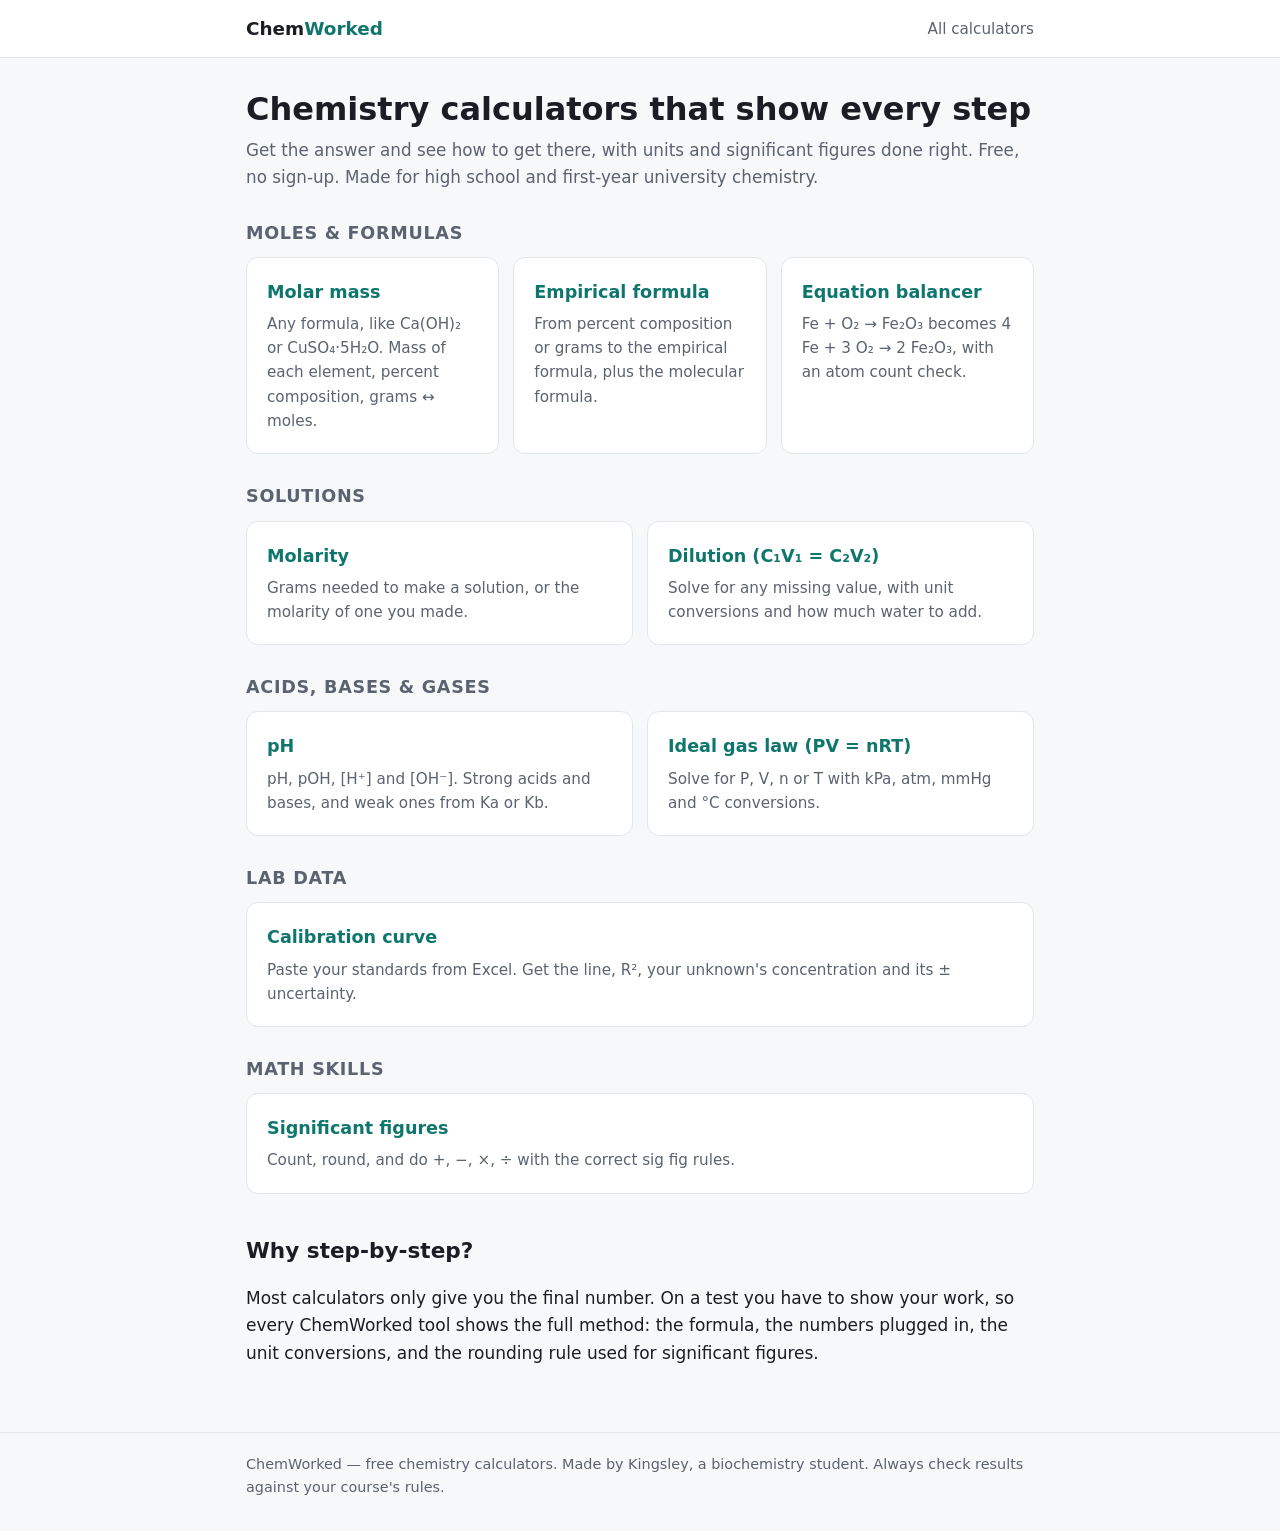
<file: index.html>
<!doctype html>
<html lang="en">
<head>
  <meta charset="utf-8">
  <meta name="viewport" content="width=device-width, initial-scale=1">
  <title>ChemWorked: Free Chemistry Calculators with Step-by-Step Solutions</title>
  <meta name="description" content="Free chemistry calculators that show every step: molar mass, equation balancing, molarity, dilution, pH, ideal gas law, empirical formula, significant figures and calibration curves. Built for high school and first-year students.">
  <meta name="google-site-verification" content="u99ZDO9dTZ7xaVcRGISAnZYa91USbBWeS8orDD9a65I" />
  <link rel="stylesheet" href="style.css">
</head>
<body>
  <header class="site-header">
    <div class="wrap">
      <a class="logo" href="./">Chem<span>Worked</span></a>
      <nav><a href="./#tools">All calculators</a></nav>
    </div>
  </header>

  <main class="wrap">
    <h1>Chemistry calculators that show every step</h1>
    <p class="lead">Get the answer and see how to get there, with units and significant figures done right. Free, no sign-up. Made for high school and first-year university chemistry.</p>

    <div id="tools">
    <h2>Moles &amp; formulas</h2>
    <div class="tool-grid">
      <a href="molar-mass.html">
        <div class="card">
          <h3>Molar mass</h3>
          <p>Any formula, like Ca(OH)₂ or CuSO₄·5H₂O. Mass of each element, percent composition, grams ↔ moles.</p>
        </div>
      </a>
      <a href="empirical-formula.html">
        <div class="card">
          <h3>Empirical formula</h3>
          <p>From percent composition or grams to the empirical formula, plus the molecular formula.</p>
        </div>
      </a>
      <a href="balance.html">
        <div class="card">
          <h3>Equation balancer</h3>
          <p>Fe + O₂ → Fe₂O₃ becomes 4 Fe + 3 O₂ → 2 Fe₂O₃, with an atom count check.</p>
        </div>
      </a>
    </div>

    <h2>Solutions</h2>
    <div class="tool-grid">
      <a href="molarity.html">
        <div class="card">
          <h3>Molarity</h3>
          <p>Grams needed to make a solution, or the molarity of one you made.</p>
        </div>
      </a>
      <a href="dilution.html">
        <div class="card">
          <h3>Dilution (C₁V₁ = C₂V₂)</h3>
          <p>Solve for any missing value, with unit conversions and how much water to add.</p>
        </div>
      </a>
    </div>

    <h2>Acids, bases &amp; gases</h2>
    <div class="tool-grid">
      <a href="ph.html">
        <div class="card">
          <h3>pH</h3>
          <p>pH, pOH, [H⁺] and [OH⁻]. Strong acids and bases, and weak ones from Ka or Kb.</p>
        </div>
      </a>
      <a href="ideal-gas.html">
        <div class="card">
          <h3>Ideal gas law (PV = nRT)</h3>
          <p>Solve for P, V, n or T with kPa, atm, mmHg and °C conversions.</p>
        </div>
      </a>
    </div>

    <h2>Lab data</h2>
    <div class="tool-grid">
      <a href="calibration-curve.html">
        <div class="card">
          <h3>Calibration curve</h3>
          <p>Paste your standards from Excel. Get the line, R², your unknown's concentration and its ± uncertainty.</p>
        </div>
      </a>
    </div>

    <h2>Math skills</h2>
    <div class="tool-grid">
      <a href="sig-figs.html">
        <div class="card">
          <h3>Significant figures</h3>
          <p>Count, round, and do +, −, ×, ÷ with the correct sig fig rules.</p>
        </div>
      </a>
    </div>

    </div>

    <section class="explain">
      <h2>Why step-by-step?</h2>
      <p>Most calculators only give you the final number. On a test you have to show your work, so every ChemWorked tool shows the full method: the formula, the numbers plugged in, the unit conversions, and the rounding rule used for significant figures.</p>
    </section>
  </main>

  <footer class="site-footer">
    <div class="wrap">
      ChemWorked — free chemistry calculators. Made by Kingsley, a biochemistry student. Always check results against your course's rules.
    </div>
  </footer>
</body>
</html>
</file>
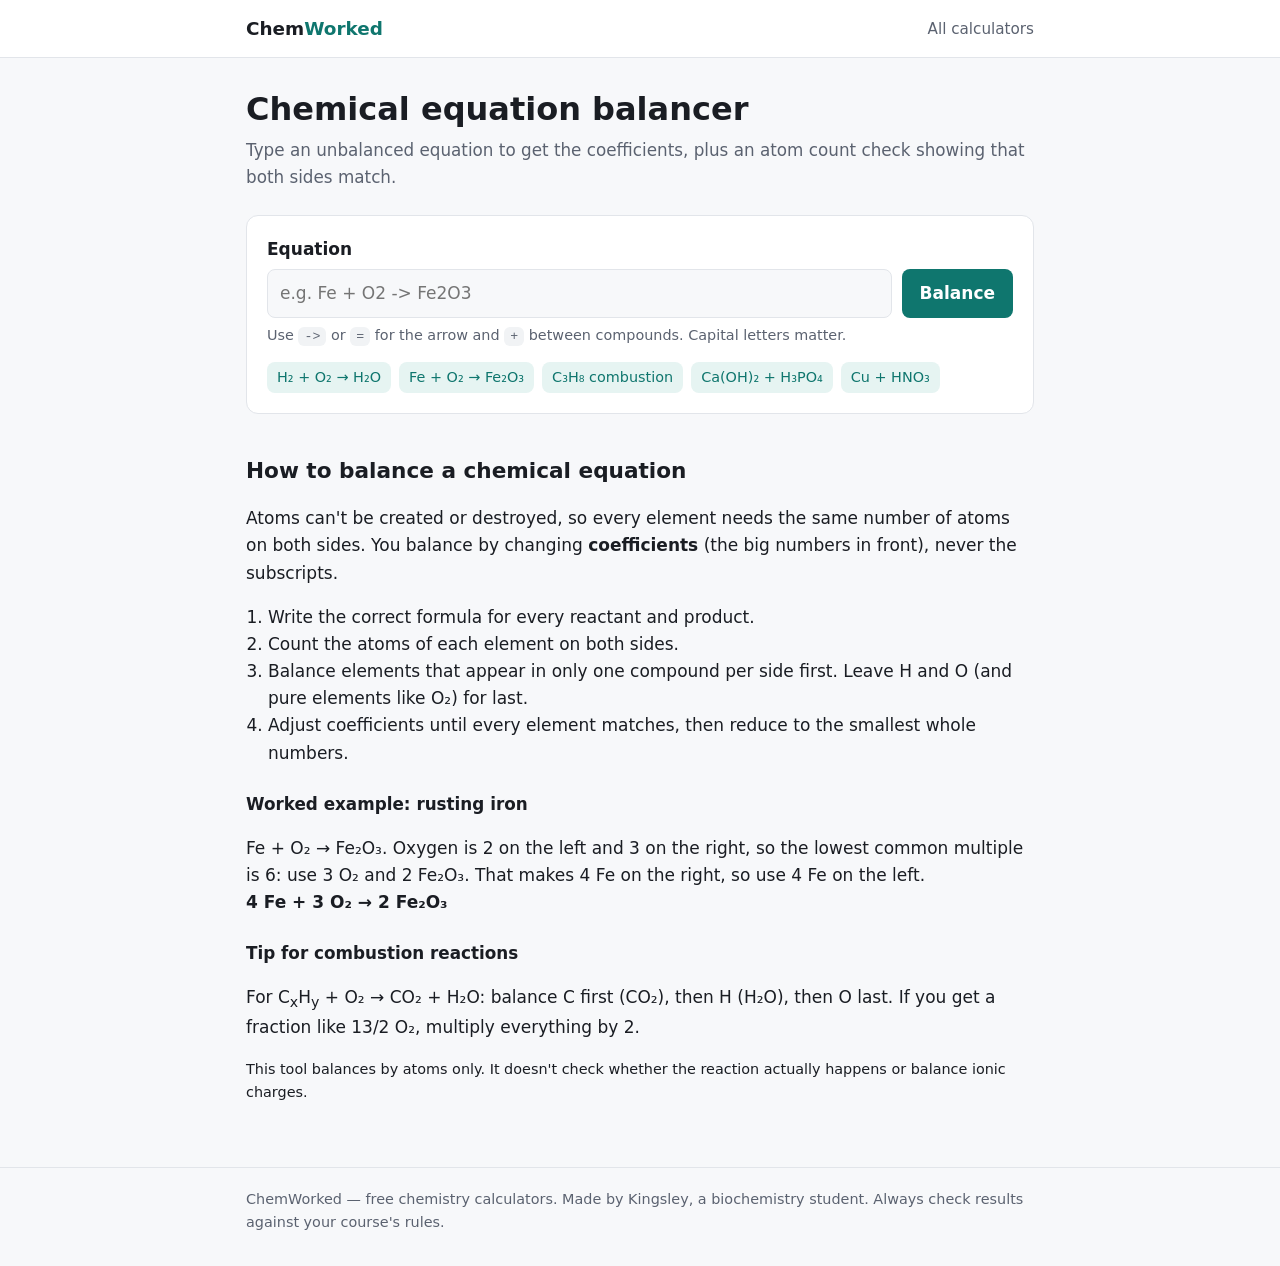
<file: balance.html>
<!doctype html>
<html lang="en">
<head>
  <meta charset="utf-8">
  <meta name="viewport" content="width=device-width, initial-scale=1">
  <title>Chemical Equation Balancer with Steps | ChemWorked</title>
  <meta name="description" content="Free chemical equation balancer. Type an equation like Fe + O2 -> Fe2O3 and get the balanced equation plus an atom count check for every element.">
  <link rel="stylesheet" href="style.css">
</head>
<body>
  <header class="site-header">
    <div class="wrap">
      <a class="logo" href="./">Chem<span>Worked</span></a>
      <nav><a href="./#tools">All calculators</a></nav>
    </div>
  </header>

  <main class="wrap">
    <h1>Chemical equation balancer</h1>
    <p class="lead">Type an unbalanced equation to get the coefficients, plus an atom count check showing that both sides match.</p>

    <div class="card">
      <form id="bal-form" autocomplete="off">
        <label for="equation">Equation</label>
        <div class="row">
          <input type="text" id="equation" placeholder="e.g. Fe + O2 -> Fe2O3" spellcheck="false" autocapitalize="off">
          <button type="submit" style="flex: 0 0 auto">Balance</button>
        </div>
        <p class="hint">Use <span class="math">-&gt;</span> or <span class="math">=</span> for the arrow and <span class="math">+</span> between compounds. Capital letters matter.</p>
        <div class="examples">
          <button type="button" data-e="H2 + O2 -> H2O">H₂ + O₂ → H₂O</button>
          <button type="button" data-e="Fe + O2 -> Fe2O3">Fe + O₂ → Fe₂O₃</button>
          <button type="button" data-e="C3H8 + O2 -> CO2 + H2O">C₃H₈ combustion</button>
          <button type="button" data-e="Ca(OH)2 + H3PO4 -> Ca3(PO4)2 + H2O">Ca(OH)₂ + H₃PO₄</button>
          <button type="button" data-e="Cu + HNO3 -> Cu(NO3)2 + NO + H2O">Cu + HNO₃</button>
        </div>
      </form>
      <div id="bal-result" class="result" aria-live="polite"></div>
    </div>

    <section class="explain">
      <h2>How to balance a chemical equation</h2>
      <p>Atoms can't be created or destroyed, so every element needs the same number of atoms on both sides. You balance by changing <strong>coefficients</strong> (the big numbers in front), never the subscripts.</p>
      <ol>
        <li>Write the correct formula for every reactant and product.</li>
        <li>Count the atoms of each element on both sides.</li>
        <li>Balance elements that appear in only one compound per side first. Leave H and O (and pure elements like O₂) for last.</li>
        <li>Adjust coefficients until every element matches, then reduce to the smallest whole numbers.</li>
      </ol>

      <h3>Worked example: rusting iron</h3>
      <p>Fe + O₂ → Fe₂O₃. Oxygen is 2 on the left and 3 on the right, so the lowest common multiple is 6: use 3 O₂ and 2 Fe₂O₃. That makes 4 Fe on the right, so use 4 Fe on the left.<br>
      <strong>4 Fe + 3 O₂ → 2 Fe₂O₃</strong></p>

      <h3>Tip for combustion reactions</h3>
      <p>For C<sub>x</sub>H<sub>y</sub> + O₂ → CO₂ + H₂O: balance C first (CO₂), then H (H₂O), then O last. If you get a fraction like 13/2 O₂, multiply everything by 2.</p>

      <p class="hint">This tool balances by atoms only. It doesn't check whether the reaction actually happens or balance ionic charges.</p>
    </section>
  </main>

  <footer class="site-footer">
    <div class="wrap">
      ChemWorked — free chemistry calculators. Made by Kingsley, a biochemistry student. Always check results against your course's rules.
    </div>
  </footer>

  <script src="chem.js"></script>
  <script>
    const $ = (id) => document.getElementById(id);
    const { esc } = Chem;

    const pretty = (f) => esc(f).replace(/([A-Za-z)\]}])(\d+)/g, "$1<sub>$2</sub>");
    const term = (s) => `${s.coef > 1 ? s.coef + " " : ""}${pretty(s.formula)}`;
    const sideText = (list) => list.map(term).join(" + ");
    const countText = (list, el) => list.filter((s) => s.counts[el])
      .map((s) => `${s.coef} × ${s.counts[el]}`).join(" + ");

    function balance(text) {
      const out = $("bal-result");
      try {
        const r = Chem.balanceEquation(text);
        const rows = r.tally.map((t) => `
          <tr>
            <td>${t.element}</td>
            <td>${countText(r.reactants, t.element)} = <strong>${t.left}</strong></td>
            <td>${countText(r.products, t.element)} = <strong>${t.right}</strong></td>
            <td>${t.left === t.right ? "✓" : "✗"}</td>
          </tr>`).join("");
        out.innerHTML = `
          <p class="answer" style="font-size: 1.35rem">${sideText(r.reactants)} → ${sideText(r.products)}</p>
          <p class="hint">Coefficients: ${[...r.reactants, ...r.products].map((s) => s.coef).join(" : ")} (a coefficient of 1 isn't written)</p>
          <h3>Check: atoms on each side</h3>
          <div class="table-scroll">
            <table>
              <thead><tr><th>Element</th><th>Reactants</th><th>Products</th><th></th></tr></thead>
              <tbody>${rows}</tbody>
            </table>
          </div>`;
        history.replaceState(null, "", "?eq=" + encodeURIComponent(text));
      } catch (e) {
        out.innerHTML = `<p class="error">${esc(e.message)}</p>`;
      }
    }

    $("bal-form").addEventListener("submit", (e) => { e.preventDefault(); balance($("equation").value); });
    document.querySelectorAll(".examples button").forEach((b) =>
      b.addEventListener("click", () => { $("equation").value = b.dataset.e; balance(b.dataset.e); }));
    const start = new URLSearchParams(location.search).get("eq");
    if (start) { $("equation").value = start; balance(start); }
  </script>
</body>
</html>
</file>
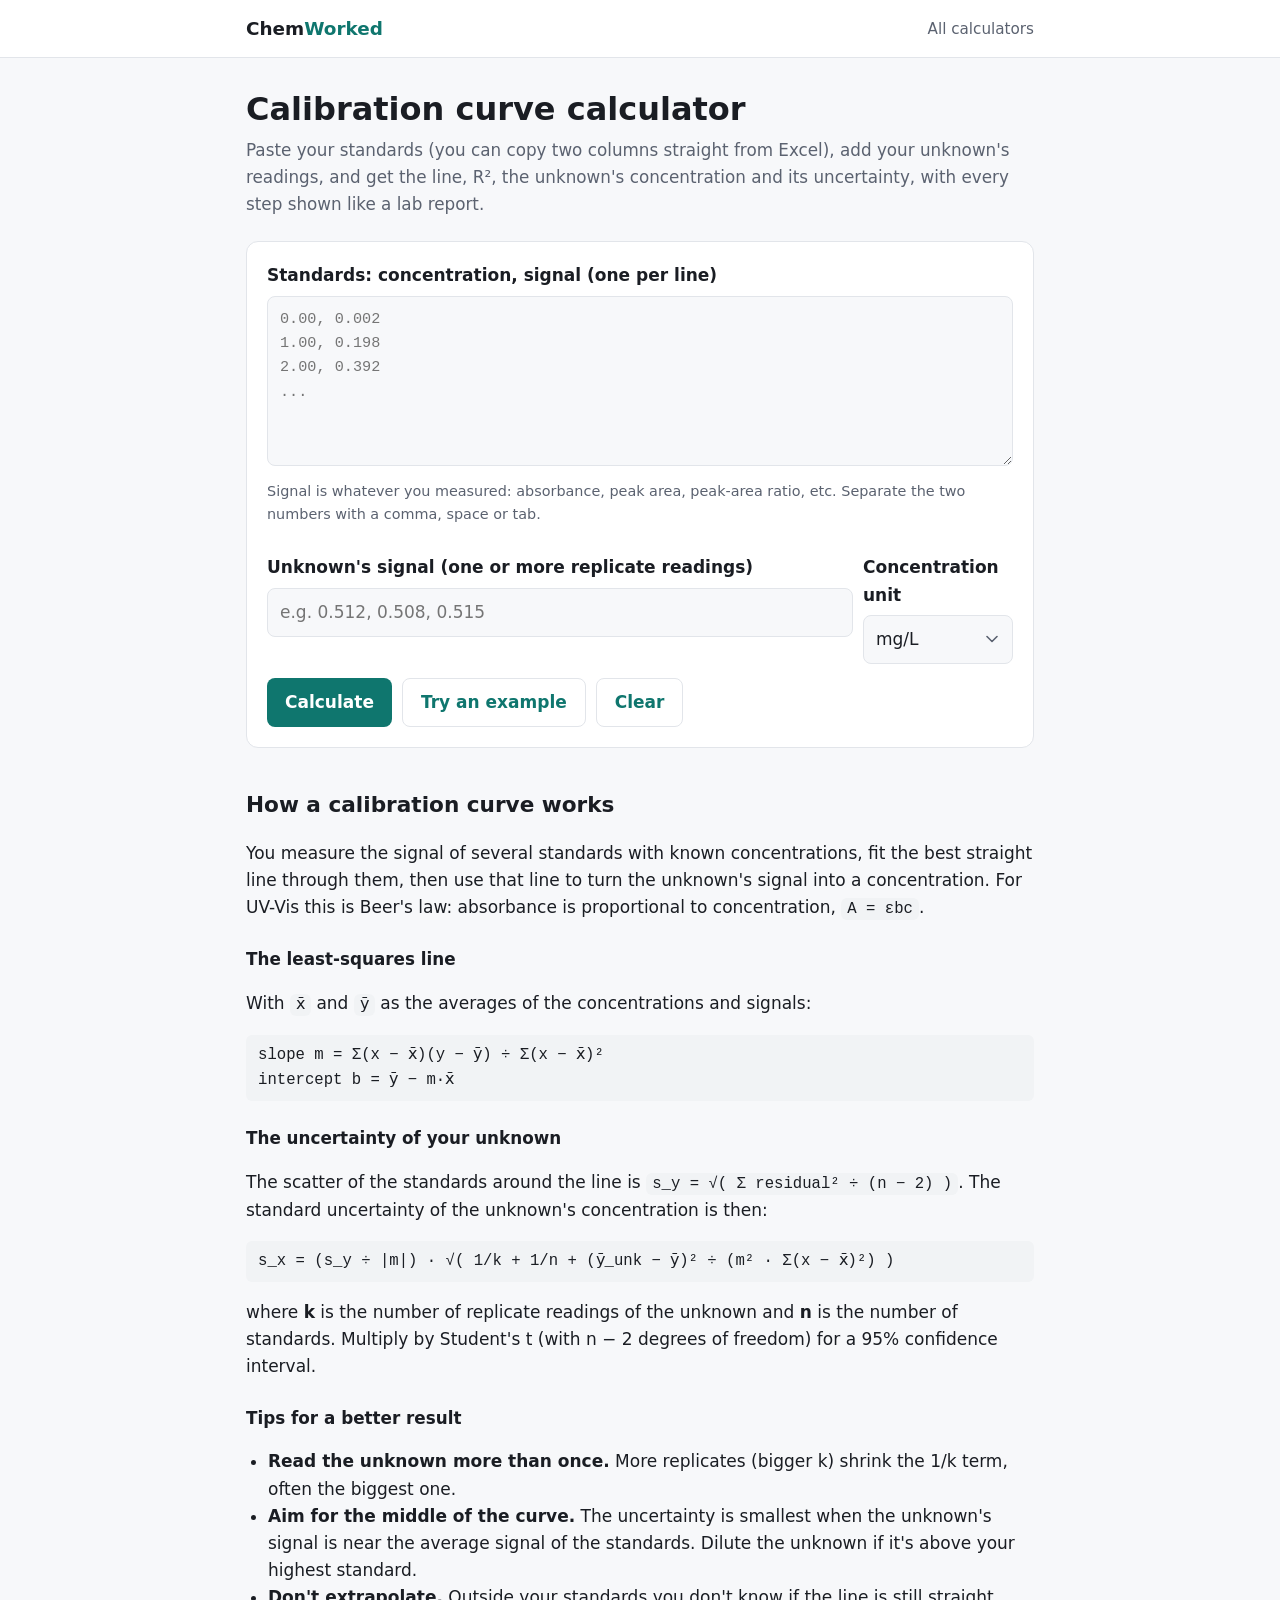
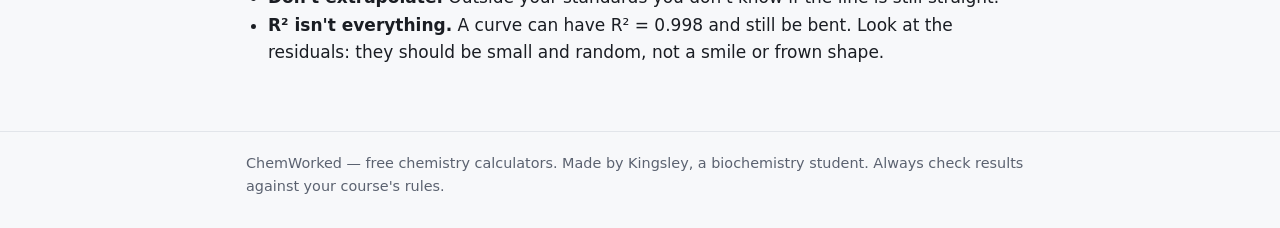
<file: calibration-curve.html>
<!doctype html>
<html lang="en">
<head>
  <meta charset="utf-8">
  <meta name="viewport" content="width=device-width, initial-scale=1">
  <title>Calibration Curve Calculator with Uncertainty and Steps | ChemWorked</title>
  <meta name="description" content="Free calibration curve calculator: paste your standards, get the least-squares line, R², the unknown's concentration and its uncertainty with a 95% confidence interval. Shows every step, like a lab report.">
  <link rel="stylesheet" href="style.css">
  <style>
    textarea {
      font: inherit;
      font-family: ui-monospace, "SF Mono", Menlo, Consolas, monospace;
      font-size: 0.95rem;
      color: var(--text);
      background: var(--bg);
      border: 1px solid var(--border);
      border-radius: 8px;
      padding: 10px 12px;
      width: 100%;
      min-height: 170px;
      resize: vertical;
    }
    textarea:focus { outline: 2px solid var(--accent); outline-offset: 1px; border-color: transparent; }
    .plot { width: 100%; height: auto; margin-top: 16px; display: block; }
    .plot text { fill: var(--muted); font-size: 12px; font-family: system-ui, sans-serif; }
    .plot .axis { stroke: var(--border); }
    .plot .line { stroke: var(--accent); stroke-width: 2; }
    .plot .std { fill: var(--accent); }
    .plot .unk { fill: var(--error); }
    .plot .guide { stroke: var(--error); stroke-dasharray: 4 4; }
    .legend { color: var(--muted); font-size: 0.9rem; margin-top: 4px; }
    .legend .dot { display: inline-block; width: 10px; height: 10px; border-radius: 50%; margin-right: 4px; vertical-align: middle; }
    .warn { background: var(--accent-soft); border-radius: 8px; padding: 10px 14px; }
  </style>
</head>
<body>
  <header class="site-header">
    <div class="wrap">
      <a class="logo" href="./">Chem<span>Worked</span></a>
      <nav><a href="./#tools">All calculators</a></nav>
    </div>
  </header>

  <main class="wrap">
    <h1>Calibration curve calculator</h1>
    <p class="lead">Paste your standards (you can copy two columns straight from Excel), add your unknown's readings, and get the line, R², the unknown's concentration and its uncertainty, with every step shown like a lab report.</p>

    <div class="card">
      <form id="cal-form" autocomplete="off">
        <div class="row" style="margin-bottom: 14px">
          <div>
            <label for="stds">Standards: concentration, signal (one per line)</label>
            <textarea id="stds" spellcheck="false" placeholder="0.00, 0.002&#10;1.00, 0.198&#10;2.00, 0.392&#10;..."></textarea>
            <p class="hint">Signal is whatever you measured: absorbance, peak area, peak-area ratio, etc. Separate the two numbers with a comma, space or tab.</p>
          </div>
        </div>
        <div class="row" style="margin-bottom: 14px">
          <div style="flex: 1 1 220px">
            <label for="unk">Unknown's signal (one or more replicate readings)</label>
            <input type="text" id="unk" inputmode="decimal" placeholder="e.g. 0.512, 0.508, 0.515">
          </div>
          <div style="flex: 0 0 150px">
            <label for="unit">Concentration unit</label>
            <select id="unit">
              <option>mg/L</option><option>ppm</option><option>µg/mL</option><option>M</option><option>mM</option><option>µM</option><option>% (w/v)</option>
            </select>
          </div>
        </div>
        <div class="row" style="gap: 10px">
          <button type="submit" style="flex: 0 0 auto">Calculate</button>
          <button type="button" class="secondary" id="example" style="flex: 0 0 auto">Try an example</button>
          <button type="button" class="secondary" id="clear" style="flex: 0 0 auto">Clear</button>
        </div>
      </form>
      <div id="cal-result" class="result" aria-live="polite"></div>
    </div>

    <section class="explain">
      <h2>How a calibration curve works</h2>
      <p>You measure the signal of several standards with known concentrations, fit the best straight line through them, then use that line to turn the unknown's signal into a concentration. For UV-Vis this is Beer's law: absorbance is proportional to concentration, <span class="math">A = εbc</span>.</p>

      <h3>The least-squares line</h3>
      <p>With <span class="math">x̄</span> and <span class="math">ȳ</span> as the averages of the concentrations and signals:</p>
      <p><span class="math math-block">slope m = Σ(x − x̄)(y − ȳ) ÷ Σ(x − x̄)²<br>intercept b = ȳ − m·x̄</span></p>

      <h3>The uncertainty of your unknown</h3>
      <p>The scatter of the standards around the line is <span class="math">s_y = √( Σ residual² ÷ (n − 2) )</span>. The standard uncertainty of the unknown's concentration is then:</p>
      <p><span class="math math-block">s_x = (s_y ÷ |m|) · √( 1/k + 1/n + (ȳ_unk − ȳ)² ÷ (m² · Σ(x − x̄)²) )</span></p>
      <p>where <strong>k</strong> is the number of replicate readings of the unknown and <strong>n</strong> is the number of standards. Multiply by Student's t (with n − 2 degrees of freedom) for a 95% confidence interval.</p>

      <h3>Tips for a better result</h3>
      <ul>
        <li><strong>Read the unknown more than once.</strong> More replicates (bigger k) shrink the 1/k term, often the biggest one.</li>
        <li><strong>Aim for the middle of the curve.</strong> The uncertainty is smallest when the unknown's signal is near the average signal of the standards. Dilute the unknown if it's above your highest standard.</li>
        <li><strong>Don't extrapolate.</strong> Outside your standards you don't know if the line is still straight.</li>
        <li><strong>R² isn't everything.</strong> A curve can have R² = 0.998 and still be bent. Look at the residuals: they should be small and random, not a smile or frown shape.</li>
      </ul>
    </section>
  </main>

  <footer class="site-footer">
    <div class="wrap">
      ChemWorked — free chemistry calculators. Made by Kingsley, a biochemistry student. Always check results against your course's rules.
    </div>
  </footer>

  <script src="chem.js"></script>
  <script>
    const $ = (id) => document.getElementById(id);
    const { esc, plain, formatSigFigs, withUncertainty } = Chem;
    const num = (s) => Number(s.replace(/,$/, ""));
    const f4 = (x) => formatSigFigs(x, 4);

    function parseStandards(text) {
      const points = [];
      const lines = text.split(/\r?\n/).map((l) => l.trim()).filter(Boolean);
      for (let i = 0; i < lines.length; i++) {
        const parts = lines[i].split(/[\s,;]+/).filter(Boolean);
        if (parts.length !== 2 || !parts.every((p) => isFinite(num(p)))) {
          // Allow a header row from Excel as the first line.
          if (i === 0 && parts.some((p) => !isFinite(num(p)))) continue;
          return { error: `Line ${i + 1} ("${esc(lines[i])}") should be two numbers: concentration and signal.` };
        }
        points.push({ x: num(parts[0]), y: num(parts[1]) });
      }
      return { points };
    }

    function plot(fit, unit) {
      const W = 640, H = 300, L = 56, R = 16, T = 14, B = 40;
      const xs = fit.rows.map((r) => r.x).concat(fit.unknown ? [fit.unknown.x] : []);
      const ys = fit.rows.map((r) => r.y).concat(fit.unknown ? [fit.unknown.yu] : []);
      const x0 = Math.min(0, ...xs), x1 = Math.max(...xs) * 1.05 || 1;
      const y0 = Math.min(0, ...ys), y1 = Math.max(...ys) * 1.08 || 1;
      const sx = (x) => L + (x - x0) / (x1 - x0) * (W - L - R);
      const sy = (y) => H - B - (y - y0) / (y1 - y0) * (H - T - B);
      const ticks = (a, b) => [0, 1, 2, 3, 4].map((i) => a + (b - a) * i / 4);
      let g = `<line class="axis" x1="${L}" y1="${H - B}" x2="${W - R}" y2="${H - B}"/><line class="axis" x1="${L}" y1="${T}" x2="${L}" y2="${H - B}"/>`;
      for (const t of ticks(x0, x1)) g += `<text x="${sx(t)}" y="${H - B + 16}" text-anchor="middle">${formatSigFigs(t, 2)}</text>`;
      for (const t of ticks(y0, y1)) g += `<text x="${L - 6}" y="${sy(t) + 4}" text-anchor="end">${formatSigFigs(t, 2)}</text>`;
      g += `<text x="${(L + W - R) / 2}" y="${H - 4}" text-anchor="middle">Concentration (${esc(unit)})</text>`;
      g += `<line class="line" x1="${sx(x0)}" y1="${sy(fit.m * x0 + fit.b)}" x2="${sx(x1)}" y2="${sy(fit.m * x1 + fit.b)}"/>`;
      for (const r of fit.rows) g += `<circle class="std" cx="${sx(r.x)}" cy="${sy(r.y)}" r="4.5"/>`;
      if (fit.unknown) {
        const u = fit.unknown;
        g += `<line class="guide" x1="${L}" y1="${sy(u.yu)}" x2="${sx(u.x)}" y2="${sy(u.yu)}"/><line class="guide" x1="${sx(u.x)}" y1="${sy(u.yu)}" x2="${sx(u.x)}" y2="${H - B}"/>`;
        g += `<circle class="unk" cx="${sx(u.x)}" cy="${sy(u.yu)}" r="5.5"/>`;
      }
      return `<svg class="plot" viewBox="0 0 ${W} ${H}" role="img" aria-label="Calibration curve plot">${g}</svg>
        <p class="legend"><span class="dot" style="background: var(--accent)"></span>standards &nbsp; <span class="dot" style="background: var(--error)"></span>unknown (average signal)</p>`;
    }

    function solve() {
      const out = $("cal-result");
      const unit = $("unit").value;
      const parsed = parseStandards($("stds").value);
      if (parsed.error) { out.innerHTML = `<p class="error">${parsed.error}</p>`; return; }
      const unkParts = $("unk").value.split(/[\s,;]+/).filter(Boolean);
      if (unkParts.some((p) => !isFinite(num(p)))) { out.innerHTML = `<p class="error">The unknown's readings should be numbers separated by commas or spaces.</p>`; return; }
      const unk = unkParts.map(num);

      const fit = Chem.calibration(parsed.points, unk);
      if (fit.error) { out.innerHTML = `<p class="error">${fit.error}</p>`; return; }
      if (fit.m === 0) { out.innerHTML = `<p class="error">The slope is zero: the signal doesn't change with concentration, so the line can't be used.</p>`; return; }

      const sign = (v) => (v < 0 ? `− ${f4(-v)}` : `+ ${f4(v)}`);
      const table = `<div class="table-scroll"><table>
        <thead><tr><th class="num">x (${esc(unit)})</th><th class="num">y</th><th class="num">x − x̄</th><th class="num">(x − x̄)²</th><th class="num">(x − x̄)(y − ȳ)</th><th class="num">residual</th></tr></thead>
        <tbody>${fit.rows.map((r) => `<tr><td class="num">${plain(r.x)}</td><td class="num">${plain(r.y)}</td><td class="num">${f4(r.dx)}</td><td class="num">${f4(r.dx ** 2)}</td><td class="num">${f4(r.dx * r.dy)}</td><td class="num">${f4(r.resid)}</td></tr>`).join("")}</tbody>
        <tfoot><tr><td class="num">x̄ = ${f4(fit.xbar)}</td><td class="num">ȳ = ${f4(fit.ybar)}</td><td></td><td class="num">${f4(fit.Sxx)}</td><td class="num">${f4(fit.Sxy)}</td><td class="num">Σ² = ${f4(fit.SSres)}</td></tr></tfoot>
      </table></div>`;

      const steps = [
        `Find the averages and the sums of squares (table below), with n = ${fit.n} standards.${table}`,
        `Slope and intercept:<span class="math math-block">m = Σ(x − x̄)(y − ȳ) ÷ Σ(x − x̄)² = ${f4(fit.Sxy)} ÷ ${f4(fit.Sxx)} = ${f4(fit.m)} per ${esc(unit)}<br>b = ȳ − m·x̄ = ${f4(fit.ybar)} − (${f4(fit.m)})(${f4(fit.xbar)}) = ${f4(fit.b)}</span>`,
        `How well the line fits:<span class="math math-block">s_y = √(Σ residual² ÷ (n − 2)) = √(${f4(fit.SSres)} ÷ ${fit.df}) = ${f4(fit.sy)}<br>R² = 1 − Σ residual² ÷ Σ(y − ȳ)² = 1 − ${f4(fit.SSres)} ÷ ${f4(fit.Syy)} = ${formatSigFigs(fit.r2, 5)}<br>s_m = s_y ÷ √Σ(x − x̄)² = ${f4(fit.sm)} &nbsp; s_b = s_y·√(Σx² ÷ (n·Σ(x − x̄)²)) = ${f4(fit.sb)}</span>`,
      ];

      let headline = `<p class="answer">y = ${f4(fit.m)}x ${sign(fit.b)} <small>R² = ${formatSigFigs(fit.r2, 5)}</small></p>`;
      const notes = [];
      if (fit.r2 < 0.99) notes.push(`R² is below 0.99. Check for a typo, a bad standard, or a curve that isn't straight at high concentrations.`);

      if (fit.unknown) {
        const u = fit.unknown;
        const ci = withUncertainty(u.x, u.ci);
        headline = `<p class="answer">${ci.value} ± ${ci.unc} ${esc(unit)} <small>(95% confidence)</small></p>
          <p style="margin: 0; color: var(--muted)">Line: y = ${f4(fit.m)}x ${sign(fit.b)}, R² = ${formatSigFigs(fit.r2, 5)}</p>`;
        steps.push(`Concentration of the unknown from its average signal (k = ${u.k} reading${u.k === 1 ? "" : "s"}):<span class="math math-block">ȳ_unk = ${f4(u.yu)}<br>x = (ȳ_unk − b) ÷ m = (${f4(u.yu)} ${sign(-fit.b)}) ÷ ${f4(fit.m)} = ${f4(u.x)} ${esc(unit)}</span>`);
        steps.push(`Uncertainty of the unknown:<span class="math math-block">s_x = (s_y ÷ |m|) · √(1/k + 1/n + (ȳ_unk − ȳ)² ÷ (m²·Σ(x − x̄)²))<br>s_x = (${f4(fit.sy)} ÷ ${f4(Math.abs(fit.m))}) · √(1/${u.k} + 1/${fit.n} + (${f4(u.yu - fit.ybar)})² ÷ ((${f4(fit.m)})²·${f4(fit.Sxx)})) = ${f4(u.sx)} ${esc(unit)}</span>`);
        steps.push(`95% confidence interval, with Student's t for n − 2 = ${fit.df} degrees of freedom (t = ${fit.t}):<span class="math math-block">± t·s_x = ${fit.t} × ${f4(u.sx)} = ${f4(u.ci)} ${esc(unit)}</span>Round the uncertainty to 2 significant figures and the answer to the same decimal place: <strong>${ci.value} ± ${ci.unc} ${esc(unit)}</strong>`);
        if (u.outside) notes.push(`The unknown is outside the range of your standards, so this is an extrapolation. Dilute the sample (or add a standard) so it falls inside the curve.`);
        if (u.k === 1) notes.push(`Only one reading of the unknown. Measuring it 2–3 times would make the uncertainty smaller.`);
      } else {
        notes.push(`Add the unknown's reading(s) above to get its concentration and uncertainty.`);
      }

      out.innerHTML = `${headline}
        ${plot(fit, unit)}
        <ol class="steps">${steps.map((s) => `<li>${s}</li>`).join("")}</ol>
        ${notes.map((n) => `<p class="warn">${n}</p>`).join("")}`;
    }

    $("cal-form").addEventListener("submit", (e) => { e.preventDefault(); solve(); });
    $("example").addEventListener("click", () => {
      $("stds").value = "0.00, 0.002\n1.00, 0.198\n2.00, 0.392\n3.00, 0.601\n4.00, 0.790\n5.00, 0.995";
      $("unk").value = "0.512, 0.508, 0.515";
      $("unit").value = "mg/L";
      solve();
    });
    $("clear").addEventListener("click", () => {
      $("stds").value = ""; $("unk").value = "";
      $("cal-result").innerHTML = "";
    });
  </script>
</body>
</html>
</file>
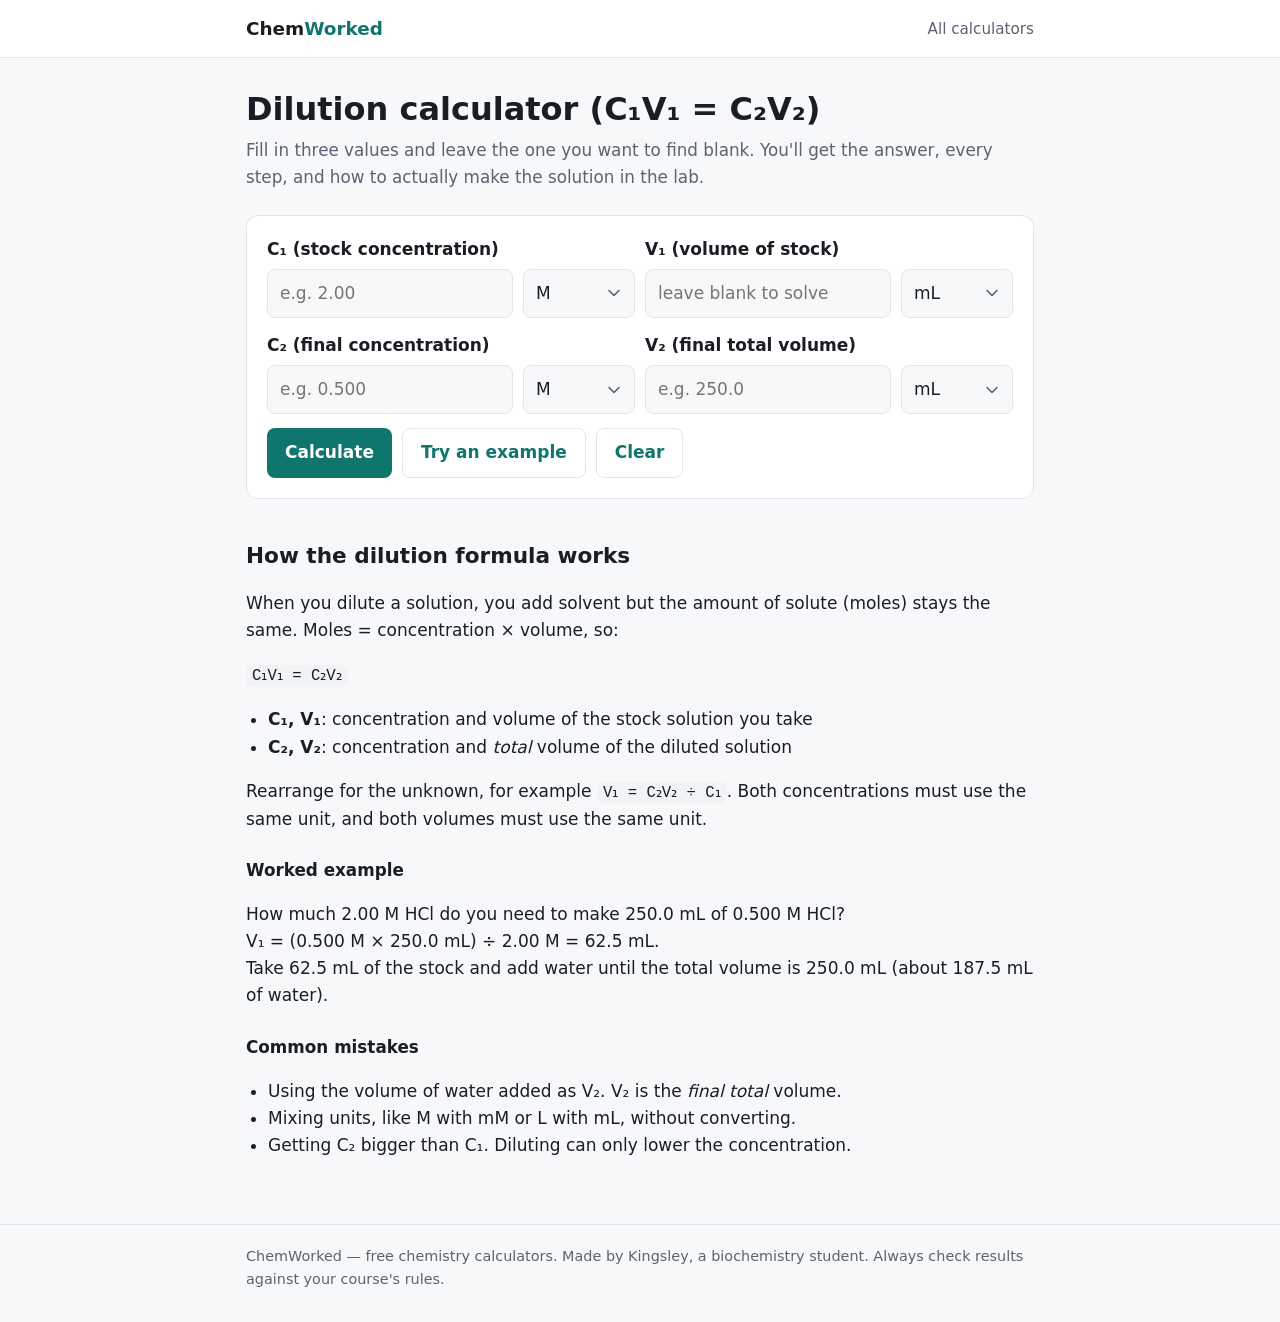
<file: dilution.html>
<!doctype html>
<html lang="en">
<head>
  <meta charset="utf-8">
  <meta name="viewport" content="width=device-width, initial-scale=1">
  <title>Dilution Calculator (C1V1 = C2V2) with Steps | ChemWorked</title>
  <meta name="description" content="Free dilution calculator for C1V1 = C2V2. Leave one value blank to solve for it. Shows every step, converts units (M, mM, µM, L, mL, µL) and tells you how much water to add.">
  <link rel="stylesheet" href="style.css">
</head>
<body>
  <header class="site-header">
    <div class="wrap">
      <a class="logo" href="./">Chem<span>Worked</span></a>
      <nav><a href="./#tools">All calculators</a></nav>
    </div>
  </header>

  <main class="wrap">
    <h1>Dilution calculator (C₁V₁ = C₂V₂)</h1>
    <p class="lead">Fill in three values and leave the one you want to find blank. You'll get the answer, every step, and how to actually make the solution in the lab.</p>

    <div class="card">
      <form id="dil-form" autocomplete="off">
        <div class="row" style="margin-bottom: 14px">
          <div>
            <label for="c1">C₁ (stock concentration)</label>
            <div class="row">
              <input type="text" id="c1" inputmode="decimal" placeholder="e.g. 2.00">
              <select id="c1u" class="unit" aria-label="C1 unit"></select>
            </div>
          </div>
          <div>
            <label for="v1">V₁ (volume of stock)</label>
            <div class="row">
              <input type="text" id="v1" inputmode="decimal" placeholder="leave blank to solve">
              <select id="v1u" class="unit" aria-label="V1 unit"></select>
            </div>
          </div>
        </div>
        <div class="row" style="margin-bottom: 14px">
          <div>
            <label for="c2">C₂ (final concentration)</label>
            <div class="row">
              <input type="text" id="c2" inputmode="decimal" placeholder="e.g. 0.500">
              <select id="c2u" class="unit" aria-label="C2 unit"></select>
            </div>
          </div>
          <div>
            <label for="v2">V₂ (final total volume)</label>
            <div class="row">
              <input type="text" id="v2" inputmode="decimal" placeholder="e.g. 250.0">
              <select id="v2u" class="unit" aria-label="V2 unit"></select>
            </div>
          </div>
        </div>
        <div class="row" style="gap: 10px">
          <button type="submit" style="flex: 0 0 auto">Calculate</button>
          <button type="button" class="secondary" id="example" style="flex: 0 0 auto">Try an example</button>
          <button type="button" class="secondary" id="clear" style="flex: 0 0 auto">Clear</button>
        </div>
      </form>
      <div id="dil-result" class="result" aria-live="polite"></div>
    </div>

    <section class="explain">
      <h2>How the dilution formula works</h2>
      <p>When you dilute a solution, you add solvent but the amount of solute (moles) stays the same. Moles = concentration × volume, so:</p>
      <p><span class="math">C₁V₁ = C₂V₂</span></p>
      <ul>
        <li><strong>C₁, V₁</strong>: concentration and volume of the stock solution you take</li>
        <li><strong>C₂, V₂</strong>: concentration and <em>total</em> volume of the diluted solution</li>
      </ul>
      <p>Rearrange for the unknown, for example <span class="math">V₁ = C₂V₂ ÷ C₁</span>. Both concentrations must use the same unit, and both volumes must use the same unit.</p>

      <h3>Worked example</h3>
      <p>How much 2.00 M HCl do you need to make 250.0 mL of 0.500 M HCl?<br>
      V₁ = (0.500 M × 250.0 mL) ÷ 2.00 M = 62.5 mL.<br>
      Take 62.5 mL of the stock and add water until the total volume is 250.0 mL (about 187.5 mL of water).</p>

      <h3>Common mistakes</h3>
      <ul>
        <li>Using the volume of water added as V₂. V₂ is the <em>final total</em> volume.</li>
        <li>Mixing units, like M with mM or L with mL, without converting.</li>
        <li>Getting C₂ bigger than C₁. Diluting can only lower the concentration.</li>
      </ul>
    </section>
  </main>

  <footer class="site-footer">
    <div class="wrap">
      ChemWorked — free chemistry calculators. Made by Kingsley, a biochemistry student. Always check results against your course's rules.
    </div>
  </footer>

  <script src="chem.js"></script>
  <script>
    const $ = (id) => document.getElementById(id);
    const { esc, plain, formatSigFigs } = Chem;

    const CONC = { "M": 1, "mM": 1e-3, "µM": 1e-6 };
    const VOL = { "L": 1, "mL": 1e-3, "µL": 1e-6 };
    const FIELDS = {
      c1: { label: "C₁", units: CONC, def: "M" },
      v1: { label: "V₁", units: VOL, def: "mL" },
      c2: { label: "C₂", units: CONC, def: "M" },
      v2: { label: "V₂", units: VOL, def: "mL" },
    };

    Object.entries(FIELDS).forEach(([id, f]) => {
      $(id + "u").innerHTML = Object.keys(f.units).map((u) => `<option${u === f.def ? " selected" : ""}>${u}</option>`).join("");
    });

    function solve() {
      const out = $("dil-result");
      const ids = Object.keys(FIELDS);
      const blank = ids.filter((id) => $(id).value.trim() === "");
      if (blank.length !== 1) {
        out.innerHTML = `<p class="error">Fill in exactly three values and leave one blank (the one you want to find).</p>`;
        return;
      }
      const unknown = blank[0];
      const known = {};
      for (const id of ids.filter((x) => x !== unknown)) {
        const info = Chem.countSigFigs($(id).value);
        if (!info || info.parsed.value <= 0) {
          out.innerHTML = `<p class="error">${FIELDS[id].label} must be a positive number.</p>`;
          return;
        }
        known[id] = { raw: $(id).value.trim(), unit: $(id + "u").value, value: info.parsed.value, sf: info.count };
      }

      // Convert each known value into the unit chosen for the unknown's partner type.
      const target = { conc: unknown.startsWith("c") ? $(unknown + "u").value : null, vol: unknown.startsWith("v") ? $(unknown + "u").value : null };
      // Pick a common unit for each pair: the unknown's unit if it's in that pair, else the first known's unit.
      const concUnit = target.conc || known.c1?.unit || known.c2.unit;
      const volUnit = target.vol || known.v1?.unit || known.v2.unit;
      const conversions = [];
      for (const [id, k] of Object.entries(known)) {
        const isConc = id.startsWith("c");
        const table = isConc ? CONC : VOL;
        const want = isConc ? concUnit : volUnit;
        k.conv = k.value * table[k.unit] / table[want];
        k.convUnit = want;
        k.display = k.unit === want ? esc(k.raw) : plain(k.conv); // keep the user's digits (2.00, not 2) when no conversion
        if (k.unit !== want) conversions.push(`${FIELDS[id].label} = ${esc(k.raw)} ${k.unit} = ${plain(k.conv)} ${want}`);
      }

      const sf = Math.min(...Object.values(known).map((k) => k.sf));
      const show = (id) => `${known[id].display} ${known[id].convUnit}`;
      let result, rearranged, substituted, unit;
      if (unknown === "c1") { result = known.c2.conv * known.v2.conv / known.v1.conv; rearranged = "C₁ = C₂V₂ ÷ V₁"; substituted = `C₁ = (${show("c2")} × ${show("v2")}) ÷ ${show("v1")}`; unit = concUnit; }
      if (unknown === "v1") { result = known.c2.conv * known.v2.conv / known.c1.conv; rearranged = "V₁ = C₂V₂ ÷ C₁"; substituted = `V₁ = (${show("c2")} × ${show("v2")}) ÷ ${show("c1")}`; unit = volUnit; }
      if (unknown === "c2") { result = known.c1.conv * known.v1.conv / known.v2.conv; rearranged = "C₂ = C₁V₁ ÷ V₂"; substituted = `C₂ = (${show("c1")} × ${show("v1")}) ÷ ${show("v2")}`; unit = concUnit; }
      if (unknown === "v2") { result = known.c1.conv * known.v1.conv / known.c2.conv; rearranged = "V₂ = C₁V₁ ÷ C₂"; substituted = `V₂ = (${show("c1")} × ${show("v1")}) ÷ ${show("c2")}`; unit = volUnit; }

      const answer = formatSigFigs(result, sf);
      const steps = [`Start with <span class="math">C₁V₁ = C₂V₂</span> and rearrange: <span class="math">${rearranged}</span>`];
      if (conversions.length) steps.push(`Convert to matching units:<span class="math math-block">${conversions.join("<br>")}</span>`);
      steps.push(`Substitute:<span class="math math-block">${substituted}<br>${FIELDS[unknown].label} = ${plain(result)} ${unit}</span>`);
      steps.push(`Round to ${sf} significant figure${sf === 1 ? "" : "s"} (the fewest in the values you entered): <strong>${FIELDS[unknown].label} = ${answer} ${unit}</strong>`);

      // Practical lab instructions and sanity checks, using values in a common volume unit.
      const c1 = unknown === "c1" ? result : known.c1.conv;
      const c2 = unknown === "c2" ? result : known.c2.conv;
      const v1 = unknown === "v1" ? result : known.v1.conv;
      const v2 = unknown === "v2" ? result : known.v2.conv;
      const txt = (id) => unknown === id ? answer : known[id].display;
      let note = "";
      if (c2 > c1 * (1 + 1e-9) || v1 > v2 * (1 + 1e-9)) {
        note = `<p class="error">Check your numbers: in a dilution the final concentration must be lower than the stock, and the final volume must be bigger than the stock volume.</p>`;
      } else {
        const water = v2 - v1;
        note = `<p><strong>In the lab:</strong> measure ${txt("v1")} ${volUnit} of the ${txt("c1")} ${concUnit} stock, then add solvent until the total volume is ${txt("v2")} ${volUnit} (about ${plain(water, 4)} ${volUnit} of solvent).</p>`;
      }

      out.innerHTML = `
        <p class="answer">${FIELDS[unknown].label} = ${answer} ${unit}</p>
        <ol class="steps">${steps.map((s) => `<li>${s}</li>`).join("")}</ol>
        ${note}`;
    }

    $("dil-form").addEventListener("submit", (e) => { e.preventDefault(); solve(); });
    $("example").addEventListener("click", () => {
      $("c1").value = "2.00"; $("c1u").value = "M";
      $("v1").value = ""; $("v1u").value = "mL";
      $("c2").value = "0.500"; $("c2u").value = "M";
      $("v2").value = "250.0"; $("v2u").value = "mL";
      solve();
    });
    $("clear").addEventListener("click", () => {
      ["c1", "v1", "c2", "v2"].forEach((id) => { $(id).value = ""; });
      $("dil-result").innerHTML = "";
    });
  </script>
</body>
</html>
</file>
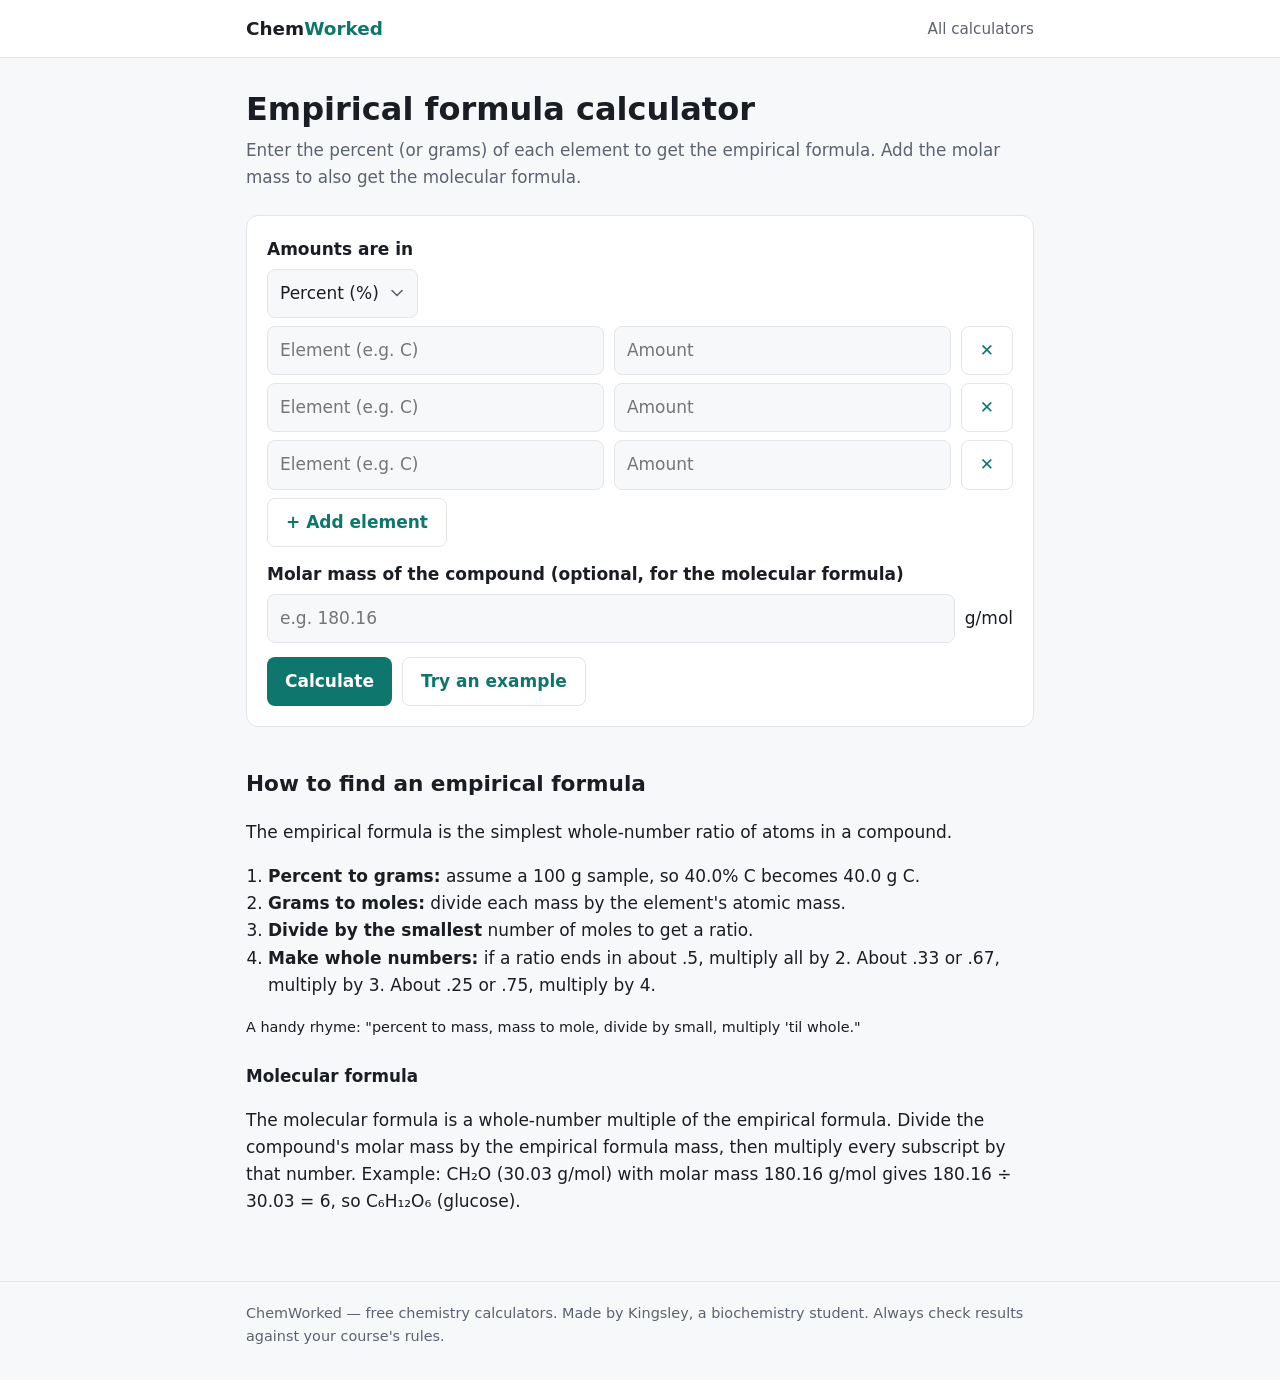
<file: empirical-formula.html>
<!doctype html>
<html lang="en">
<head>
  <meta charset="utf-8">
  <meta name="viewport" content="width=device-width, initial-scale=1">
  <title>Empirical Formula Calculator (and Molecular Formula) with Steps | ChemWorked</title>
  <meta name="description" content="Free empirical formula calculator. Enter percent composition or grams of each element to get the empirical formula, and add a molar mass to get the molecular formula. Every step shown.">
  <link rel="stylesheet" href="style.css">
</head>
<body>
  <header class="site-header">
    <div class="wrap">
      <a class="logo" href="./">Chem<span>Worked</span></a>
      <nav><a href="./#tools">All calculators</a></nav>
    </div>
  </header>

  <main class="wrap">
    <h1>Empirical formula calculator</h1>
    <p class="lead">Enter the percent (or grams) of each element to get the empirical formula. Add the molar mass to also get the molecular formula.</p>

    <div class="card">
      <form id="emp-form" autocomplete="off">
        <div class="row" style="margin-bottom: 8px">
          <div style="flex: 0 0 auto">
            <label for="amount-type">Amounts are in</label>
            <select id="amount-type"><option value="%">Percent (%)</option><option value="g">Grams (g)</option></select>
          </div>
        </div>
        <div id="rows"></div>
        <div class="row" style="gap: 10px; margin: 6px 0 14px">
          <button type="button" class="secondary" id="add-row" style="flex: 0 0 auto">+ Add element</button>
        </div>
        <label for="molar">Molar mass of the compound (optional, for the molecular formula)</label>
        <div class="row">
          <input type="text" id="molar" inputmode="decimal" placeholder="e.g. 180.16">
          <span style="flex: 0 0 auto; align-self: center">g/mol</span>
        </div>
        <div class="row" style="gap: 10px; margin-top: 14px">
          <button type="submit" style="flex: 0 0 auto">Calculate</button>
          <button type="button" class="secondary" id="example" style="flex: 0 0 auto">Try an example</button>
        </div>
      </form>
      <div id="emp-result" class="result" aria-live="polite"></div>
    </div>

    <section class="explain">
      <h2>How to find an empirical formula</h2>
      <p>The empirical formula is the simplest whole-number ratio of atoms in a compound.</p>
      <ol>
        <li><strong>Percent to grams:</strong> assume a 100 g sample, so 40.0% C becomes 40.0 g C.</li>
        <li><strong>Grams to moles:</strong> divide each mass by the element's atomic mass.</li>
        <li><strong>Divide by the smallest</strong> number of moles to get a ratio.</li>
        <li><strong>Make whole numbers:</strong> if a ratio ends in about .5, multiply all by 2. About .33 or .67, multiply by 3. About .25 or .75, multiply by 4.</li>
      </ol>
      <p class="hint">A handy rhyme: "percent to mass, mass to mole, divide by small, multiply 'til whole."</p>

      <h3>Molecular formula</h3>
      <p>The molecular formula is a whole-number multiple of the empirical formula. Divide the compound's molar mass by the empirical formula mass, then multiply every subscript by that number. Example: CH₂O (30.03 g/mol) with molar mass 180.16 g/mol gives 180.16 ÷ 30.03 = 6, so C₆H₁₂O₆ (glucose).</p>
    </section>
  </main>

  <footer class="site-footer">
    <div class="wrap">
      ChemWorked — free chemistry calculators. Made by Kingsley, a biochemistry student. Always check results against your course's rules.
    </div>
  </footer>

  <script src="chem.js"></script>
  <script>
    const $ = (id) => document.getElementById(id);
    const { esc, plain } = Chem;
    const pretty = (f) => esc(f).replace(/([A-Za-z)\]}])(\d+)/g, "$1<sub>$2</sub>");

    function addRow(sym = "", amt = "") {
      const div = document.createElement("div");
      div.className = "row el-row";
      div.style.marginBottom = "8px";
      div.innerHTML = `
        <input type="text" class="el-sym" placeholder="Element (e.g. C)" aria-label="Element symbol" value="${esc(sym)}" spellcheck="false" autocapitalize="off" style="flex: 1 1 120px">
        <input type="text" class="el-amt" placeholder="Amount" aria-label="Amount" inputmode="decimal" value="${esc(amt)}" style="flex: 1 1 120px">
        <button type="button" class="secondary remove" aria-label="Remove element" style="flex: 0 0 auto">✕</button>`;
      div.querySelector(".remove").addEventListener("click", () => div.remove());
      $("rows").appendChild(div);
    }

    function calculate() {
      const out = $("emp-result");
      try {
        const unit = $("amount-type").value;
        const items = [...document.querySelectorAll(".el-row")]
          .map((r) => ({ symbol: r.querySelector(".el-sym").value.trim(), raw: r.querySelector(".el-amt").value.trim() }))
          .filter((r) => r.symbol || r.raw)
          .map((r) => {
            const info = Chem.countSigFigs(r.raw);
            if (!r.symbol) throw new Error("One row has an amount but no element symbol.");
            return { symbol: r.symbol, mass: info ? info.parsed.value : NaN };
          });
        const res = Chem.empiricalFormula(items);
        const steps = [];
        if (unit === "%") {
          const total = items.reduce((t, i) => t + i.mass, 0);
          steps.push(`Assume a 100 g sample, so each percent becomes grams.${Math.abs(total - 100) > 1 ? ` <em>(Your percents add up to ${plain(total, 2)}%, not 100%. Check for a missing element.)</em>` : ""}`);
        }
        const body = res.rows.map((r) => `
          <tr>
            <td>${r.symbol}</td>
            <td class="num">${plain(r.mass, 4)} g</td>
            <td class="num">${plain(r.mass, 4)} ÷ ${r.atomicMass} = ${plain(r.moles, 4)}</td>
            <td class="num">${plain(r.ratio, 3)}</td>
            <td class="num">${r.subscript}</td>
          </tr>`).join("");
        steps.push(`Convert grams to moles, then divide every value by the smallest (${plain(res.smallest, 4)} mol).`);
        steps.push(res.multiplier > 1
          ? `The ratios aren't all whole numbers, so multiply every ratio by <strong>${res.multiplier}</strong>.`
          : `The ratios are already close to whole numbers, so round them.`);

        let molecular = "";
        const molarRaw = $("molar").value.trim();
        if (molarRaw) {
          const mInfo = Chem.countSigFigs(molarRaw);
          if (!mInfo || !(mInfo.parsed.value > 0)) throw new Error("The molar mass must be a positive number.");
          const ratio = mInfo.parsed.value / res.empiricalMass;
          const k = Math.round(ratio);
          if (k < 1 || Math.abs(ratio - k) > 0.1) {
            molecular = `<p class="error">The molar mass ÷ empirical formula mass = ${plain(ratio, 3)}, which isn't close to a whole number. Check the molar mass.</p>`;
          } else {
            const mf = res.rows.map((r) => r.symbol + (r.subscript * k > 1 ? r.subscript * k : "")).join("");
            steps.push(`Molecular formula: <span class="math">${esc(molarRaw)} ÷ ${plain(res.empiricalMass, 2)} = ${plain(ratio, 3)} ≈ ${k}</span>, so multiply every subscript by ${k}: <strong>${pretty(mf)}</strong>`);
            molecular = `<p class="answer" style="font-size: 1.25rem">Molecular formula: ${pretty(mf)}</p>`;
          }
        }

        out.innerHTML = `
          <p class="answer">Empirical formula: ${pretty(res.formula)} <small>(${plain(res.empiricalMass, 2)} g/mol)</small></p>
          ${molecular}
          <ol class="steps">${steps.map((s) => `<li>${s}</li>`).join("")}</ol>
          <div class="table-scroll"><table>
            <thead><tr><th>Element</th><th class="num">Mass</th><th class="num">Moles (mass ÷ atomic mass)</th><th class="num">÷ smallest</th><th class="num">Whole number${res.multiplier > 1 ? ` (×${res.multiplier})` : ""}</th></tr></thead>
            <tbody>${body}</tbody>
          </table></div>`;
      } catch (e) {
        out.innerHTML = `<p class="error">${esc(e.message)}</p>`;
      }
    }

    addRow(); addRow(); addRow();
    $("add-row").addEventListener("click", () => addRow());
    $("emp-form").addEventListener("submit", (e) => { e.preventDefault(); calculate(); });
    $("example").addEventListener("click", () => {
      $("rows").innerHTML = "";
      addRow("C", "40.0"); addRow("H", "6.7"); addRow("O", "53.3");
      $("amount-type").value = "%";
      $("molar").value = "180.16";
      calculate();
    });
  </script>
</body>
</html>
</file>
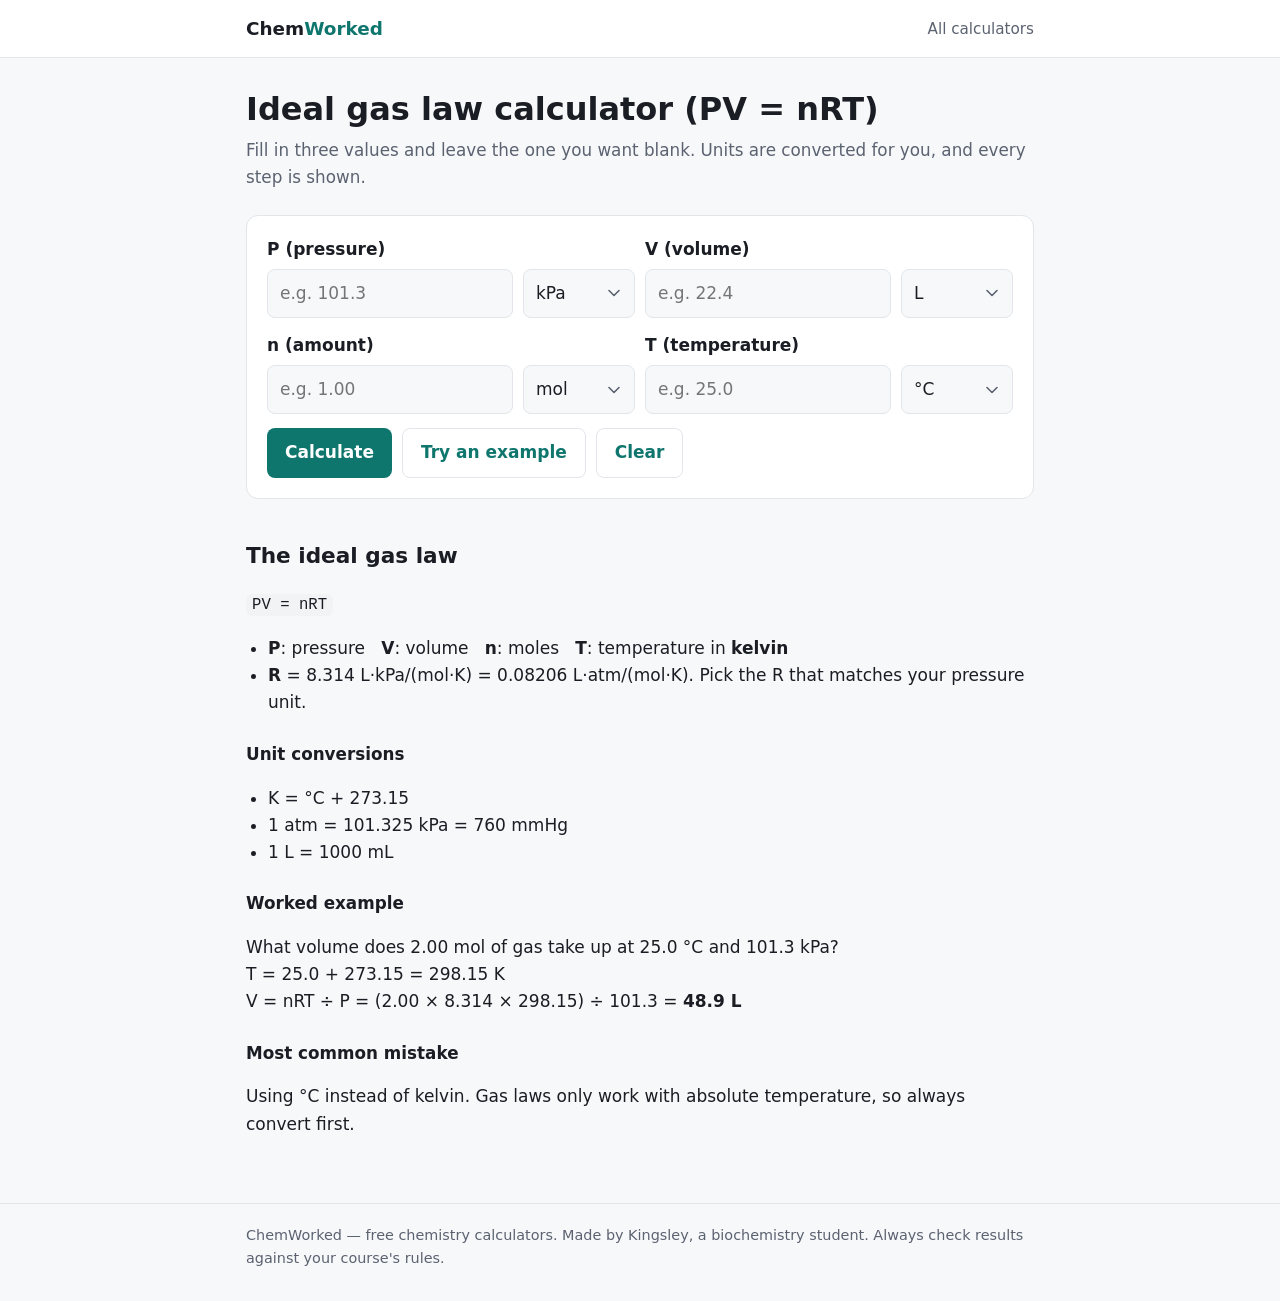
<file: ideal-gas.html>
<!doctype html>
<html lang="en">
<head>
  <meta charset="utf-8">
  <meta name="viewport" content="width=device-width, initial-scale=1">
  <title>Ideal Gas Law Calculator (PV = nRT) with Steps | ChemWorked</title>
  <meta name="description" content="Free ideal gas law calculator. Leave P, V, n or T blank to solve for it. Converts kPa, atm, mmHg, mL and °C automatically and shows every step.">
  <link rel="stylesheet" href="style.css">
</head>
<body>
  <header class="site-header">
    <div class="wrap">
      <a class="logo" href="./">Chem<span>Worked</span></a>
      <nav><a href="./#tools">All calculators</a></nav>
    </div>
  </header>

  <main class="wrap">
    <h1>Ideal gas law calculator (PV = nRT)</h1>
    <p class="lead">Fill in three values and leave the one you want blank. Units are converted for you, and every step is shown.</p>

    <div class="card">
      <form id="gas-form" autocomplete="off">
        <div class="row" style="margin-bottom: 14px">
          <div>
            <label for="p">P (pressure)</label>
            <div class="row">
              <input type="text" id="p" inputmode="decimal" placeholder="e.g. 101.3">
              <select id="pu" class="unit" aria-label="Pressure unit"><option>kPa</option><option>atm</option><option>mmHg</option><option>Pa</option></select>
            </div>
          </div>
          <div>
            <label for="v">V (volume)</label>
            <div class="row">
              <input type="text" id="v" inputmode="decimal" placeholder="e.g. 22.4">
              <select id="vu" class="unit" aria-label="Volume unit"><option>L</option><option>mL</option></select>
            </div>
          </div>
        </div>
        <div class="row" style="margin-bottom: 14px">
          <div>
            <label for="n">n (amount)</label>
            <div class="row">
              <input type="text" id="n" inputmode="decimal" placeholder="e.g. 1.00">
              <select id="nu" class="unit" aria-label="Amount unit"><option>mol</option></select>
            </div>
          </div>
          <div>
            <label for="t">T (temperature)</label>
            <div class="row">
              <input type="text" id="t" inputmode="decimal" placeholder="e.g. 25.0">
              <select id="tu" class="unit" aria-label="Temperature unit"><option>°C</option><option>K</option></select>
            </div>
          </div>
        </div>
        <div class="row" style="gap: 10px">
          <button type="submit" style="flex: 0 0 auto">Calculate</button>
          <button type="button" class="secondary" id="example" style="flex: 0 0 auto">Try an example</button>
          <button type="button" class="secondary" id="clear" style="flex: 0 0 auto">Clear</button>
        </div>
      </form>
      <div id="gas-result" class="result" aria-live="polite"></div>
    </div>

    <section class="explain">
      <h2>The ideal gas law</h2>
      <p><span class="math">PV = nRT</span></p>
      <ul>
        <li><strong>P</strong>: pressure &nbsp; <strong>V</strong>: volume &nbsp; <strong>n</strong>: moles &nbsp; <strong>T</strong>: temperature in <strong>kelvin</strong></li>
        <li><strong>R</strong> = 8.314 L·kPa/(mol·K) = 0.08206 L·atm/(mol·K). Pick the R that matches your pressure unit.</li>
      </ul>

      <h3>Unit conversions</h3>
      <ul>
        <li>K = °C + 273.15</li>
        <li>1 atm = 101.325 kPa = 760 mmHg</li>
        <li>1 L = 1000 mL</li>
      </ul>

      <h3>Worked example</h3>
      <p>What volume does 2.00 mol of gas take up at 25.0 °C and 101.3 kPa?<br>
      T = 25.0 + 273.15 = 298.15 K<br>
      V = nRT ÷ P = (2.00 × 8.314 × 298.15) ÷ 101.3 = <strong>48.9 L</strong></p>

      <h3>Most common mistake</h3>
      <p>Using °C instead of kelvin. Gas laws only work with absolute temperature, so always convert first.</p>
    </section>
  </main>

  <footer class="site-footer">
    <div class="wrap">
      ChemWorked — free chemistry calculators. Made by Kingsley, a biochemistry student. Always check results against your course's rules.
    </div>
  </footer>

  <script src="chem.js"></script>
  <script>
    const $ = (id) => document.getElementById(id);
    const { esc, plain, formatSigFigs } = Chem;
    const R = 8.314; // L·kPa/(mol·K)
    const P_TO_KPA = { kPa: 1, atm: 101.325, mmHg: 101.325 / 760, Pa: 0.001 };
    const V_TO_L = { L: 1, mL: 0.001 };
    const NAMES = { p: "P", v: "V", n: "n", t: "T" };

    function toBase(id, value) {
      const u = $(id + "u").value;
      if (id === "p") return value * P_TO_KPA[u];
      if (id === "v") return value * V_TO_L[u];
      if (id === "t") return u === "°C" ? value + 273.15 : value;
      return value;
    }
    function fromBase(id, value) {
      const u = $(id + "u").value;
      if (id === "p") return value / P_TO_KPA[u];
      if (id === "v") return value / V_TO_L[u];
      if (id === "t") return u === "°C" ? value - 273.15 : value;
      return value;
    }
    const BASE_UNIT = { p: "kPa", v: "L", n: "mol", t: "K" };

    function solve() {
      const out = $("gas-result");
      const ids = ["p", "v", "n", "t"];
      const blank = ids.filter((id) => $(id).value.trim() === "");
      if (blank.length !== 1) { out.innerHTML = `<p class="error">Fill in exactly three values and leave one blank.</p>`; return; }
      const unknown = blank[0];
      const k = {};
      const conv = [];
      for (const id of ids.filter((x) => x !== unknown)) {
        const info = Chem.countSigFigs($(id).value);
        if (!info) { out.innerHTML = `<p class="error">${NAMES[id]} must be a number.</p>`; return; }
        const raw = $(id).value.trim();
        const base = toBase(id, info.parsed.value);
        if (!(base > 0)) { out.innerHTML = `<p class="error">${NAMES[id]} must be above zero${id === "t" ? " kelvin" : ""}.</p>`; return; }
        k[id] = { raw, base, sf: info.count };
        const u = $(id + "u").value;
        if (u !== BASE_UNIT[id]) {
          const how = id === "t" ? `${esc(raw)} + 273.15` : `${esc(raw)} ${u}`;
          conv.push(`${NAMES[id]} = ${how} = ${plain(base)} ${BASE_UNIT[id]}`);
        }
      }
      const sf = Math.min(...Object.values(k).map((x) => x.sf));
      const b = (id) => plain(k[id].base);
      let result, rearranged, sub;
      if (unknown === "p") { result = k.n.base * R * k.t.base / k.v.base; rearranged = "P = nRT ÷ V"; sub = `P = (${b("n")} × 8.314 × ${b("t")}) ÷ ${b("v")}`; }
      if (unknown === "v") { result = k.n.base * R * k.t.base / k.p.base; rearranged = "V = nRT ÷ P"; sub = `V = (${b("n")} × 8.314 × ${b("t")}) ÷ ${b("p")}`; }
      if (unknown === "n") { result = k.p.base * k.v.base / (R * k.t.base); rearranged = "n = PV ÷ RT"; sub = `n = (${b("p")} × ${b("v")}) ÷ (8.314 × ${b("t")})`; }
      if (unknown === "t") { result = k.p.base * k.v.base / (k.n.base * R); rearranged = "T = PV ÷ nR"; sub = `T = (${b("p")} × ${b("v")}) ÷ (${b("n")} × 8.314)`; }

      const steps = [`Rearrange <span class="math">PV = nRT</span>: <span class="math">${rearranged}</span>`];
      if (conv.length) steps.push(`Convert to kPa, L and K (to match R = 8.314 L·kPa/(mol·K)):<span class="math math-block">${conv.join("<br>")}</span>`);
      steps.push(`Substitute:<span class="math math-block">${sub}<br>${NAMES[unknown]} = ${plain(result)} ${BASE_UNIT[unknown]}</span>`);
      const wanted = $(unknown + "u").value;
      let final = result;
      if (wanted !== BASE_UNIT[unknown]) {
        final = fromBase(unknown, result);
        const how = unknown === "t" ? `${plain(result)} K − 273.15` : `${plain(result)} ${BASE_UNIT[unknown]}`;
        steps.push(`Convert to ${wanted}: <span class="math">${how} = ${plain(final)} ${wanted}</span>`);
      }
      // °C keeps the same decimal place as the rounded kelvin value (subtracting 273.15 doesn't change precision).
      const answer = unknown === "t" && wanted === "°C"
        ? Chem.roundToPlace(final, sf - 1 - Math.floor(Math.log10(result)))
        : formatSigFigs(final, sf);
      steps.push(`Round to ${sf} significant figure${sf === 1 ? "" : "s"}: <strong>${NAMES[unknown]} = ${answer} ${wanted}</strong>`);
      out.innerHTML = `
        <p class="answer">${NAMES[unknown]} = ${answer} ${wanted}</p>
        <ol class="steps">${steps.map((s) => `<li>${s}</li>`).join("")}</ol>`;
    }

    $("gas-form").addEventListener("submit", (e) => { e.preventDefault(); solve(); });
    $("example").addEventListener("click", () => {
      $("p").value = "101.3"; $("pu").value = "kPa";
      $("v").value = ""; $("vu").value = "L";
      $("n").value = "2.00";
      $("t").value = "25.0"; $("tu").value = "°C";
      solve();
    });
    $("clear").addEventListener("click", () => {
      ["p", "v", "n", "t"].forEach((id) => { $(id).value = ""; });
      $("gas-result").innerHTML = "";
    });
  </script>
</body>
</html>
</file>
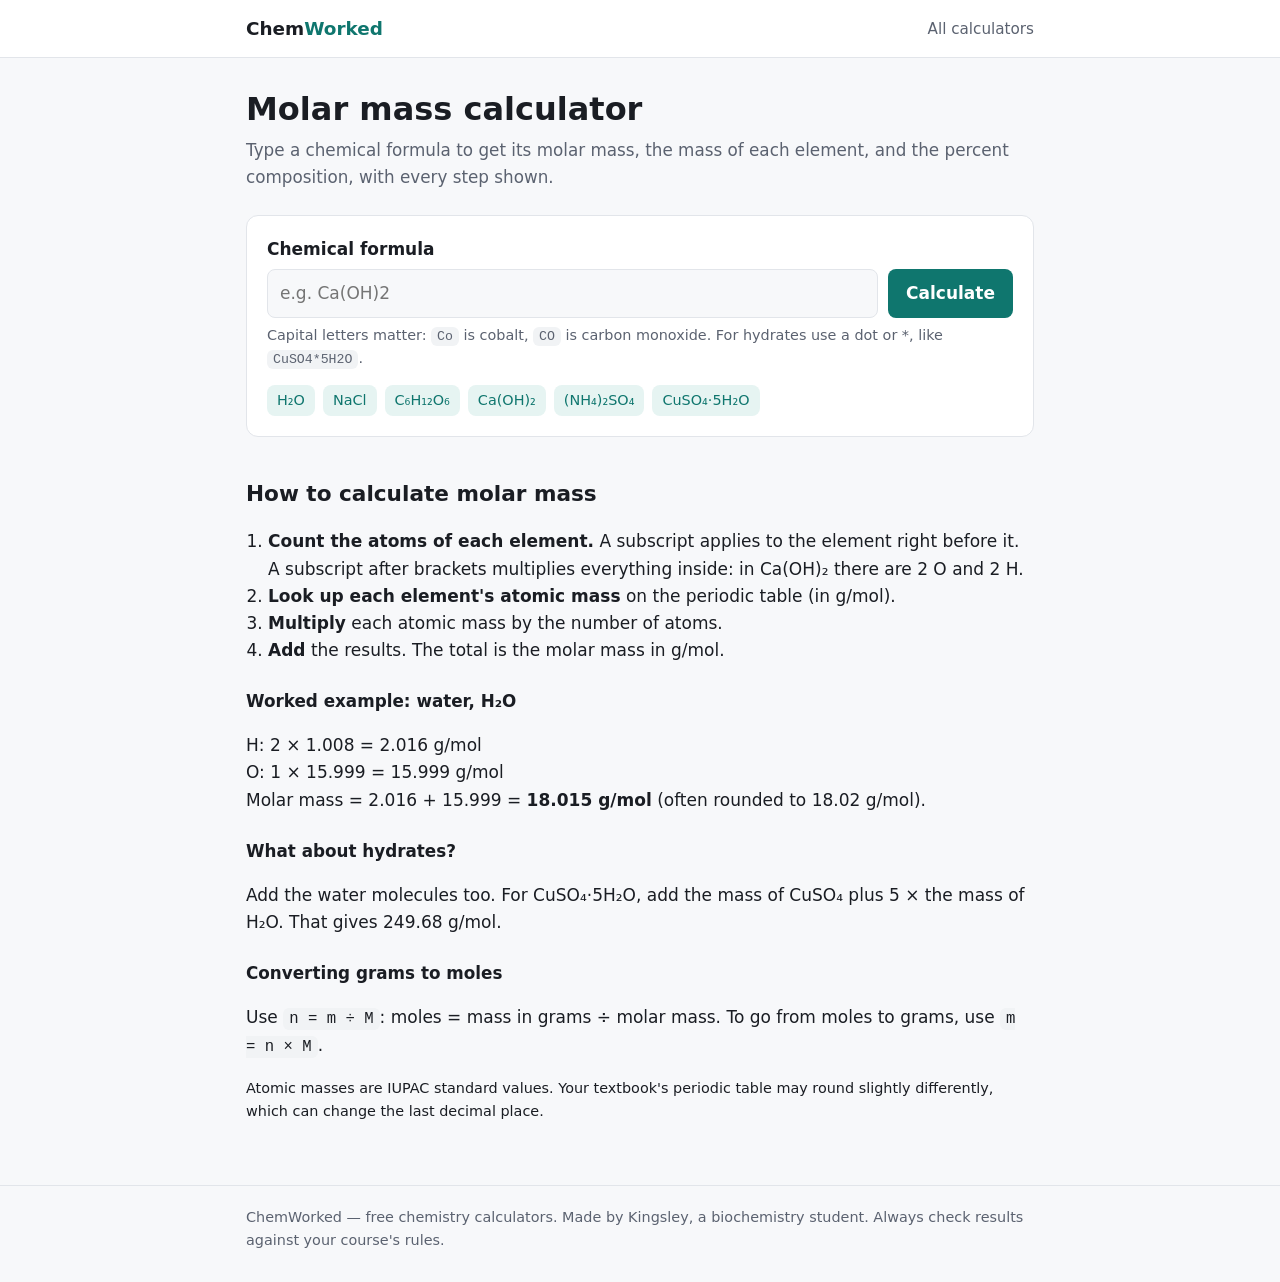
<file: molar-mass.html>
<!doctype html>
<html lang="en">
<head>
  <meta charset="utf-8">
  <meta name="viewport" content="width=device-width, initial-scale=1">
  <title>Molar Mass Calculator with Steps | ChemWorked</title>
  <meta name="description" content="Free molar mass calculator that shows every step. Handles brackets and hydrates like Ca(OH)2 and CuSO4·5H2O, gives percent composition, and converts grams to moles.">
  <link rel="stylesheet" href="style.css">
</head>
<body>
  <header class="site-header">
    <div class="wrap">
      <a class="logo" href="./">Chem<span>Worked</span></a>
      <nav><a href="./#tools">All calculators</a></nav>
    </div>
  </header>

  <main class="wrap">
    <h1>Molar mass calculator</h1>
    <p class="lead">Type a chemical formula to get its molar mass, the mass of each element, and the percent composition, with every step shown.</p>

    <div class="card">
      <form id="mm-form" autocomplete="off">
        <label for="formula">Chemical formula</label>
        <div class="row">
          <input type="text" id="formula" placeholder="e.g. Ca(OH)2" spellcheck="false" autocapitalize="off">
          <button type="submit" style="flex: 0 0 auto">Calculate</button>
        </div>
        <p class="hint">Capital letters matter: <span class="math">Co</span> is cobalt, <span class="math">CO</span> is carbon monoxide. For hydrates use a dot or *, like <span class="math">CuSO4*5H2O</span>.</p>
        <div class="examples" aria-label="Examples">
          <button type="button" data-f="H2O">H₂O</button>
          <button type="button" data-f="NaCl">NaCl</button>
          <button type="button" data-f="C6H12O6">C₆H₁₂O₆</button>
          <button type="button" data-f="Ca(OH)2">Ca(OH)₂</button>
          <button type="button" data-f="(NH4)2SO4">(NH₄)₂SO₄</button>
          <button type="button" data-f="CuSO4·5H2O">CuSO₄·5H₂O</button>
        </div>
      </form>
      <div id="mm-result" class="result" aria-live="polite"></div>
    </div>

    <div class="card" id="convert-card" style="margin-top: 16px" hidden>
      <form id="convert-form" autocomplete="off">
        <label for="amount">Convert grams ↔ moles for <span id="convert-formula"></span></label>
        <div class="row">
          <input type="text" id="amount" placeholder="e.g. 25.0" inputmode="decimal">
          <select id="amount-unit" class="unit" aria-label="Unit">
            <option value="g">g</option>
            <option value="mol">mol</option>
          </select>
          <button type="submit" style="flex: 0 0 auto">Convert</button>
        </div>
      </form>
      <div id="convert-result" class="result" aria-live="polite"></div>
    </div>

    <section class="explain">
      <h2>How to calculate molar mass</h2>
      <ol>
        <li><strong>Count the atoms of each element.</strong> A subscript applies to the element right before it. A subscript after brackets multiplies everything inside: in Ca(OH)₂ there are 2 O and 2 H.</li>
        <li><strong>Look up each element's atomic mass</strong> on the periodic table (in g/mol).</li>
        <li><strong>Multiply</strong> each atomic mass by the number of atoms.</li>
        <li><strong>Add</strong> the results. The total is the molar mass in g/mol.</li>
      </ol>

      <h3>Worked example: water, H₂O</h3>
      <p>H: 2 × 1.008 = 2.016 g/mol<br>O: 1 × 15.999 = 15.999 g/mol<br>Molar mass = 2.016 + 15.999 = <strong>18.015 g/mol</strong> (often rounded to 18.02 g/mol).</p>

      <h3>What about hydrates?</h3>
      <p>Add the water molecules too. For CuSO₄·5H₂O, add the mass of CuSO₄ plus 5 × the mass of H₂O. That gives 249.68 g/mol.</p>

      <h3>Converting grams to moles</h3>
      <p>Use <span class="math">n = m ÷ M</span>: moles = mass in grams ÷ molar mass. To go from moles to grams, use <span class="math">m = n × M</span>.</p>

      <p class="hint">Atomic masses are IUPAC standard values. Your textbook's periodic table may round slightly differently, which can change the last decimal place.</p>
    </section>
  </main>

  <footer class="site-footer">
    <div class="wrap">
      ChemWorked — free chemistry calculators. Made by Kingsley, a biochemistry student. Always check results against your course's rules.
    </div>
  </footer>

  <script src="chem.js"></script>
  <script>
    const $ = (id) => document.getElementById(id);
    const { esc, plain } = Chem;
    let current = null;

    // H2O -> H<sub>2</sub>O, keeping hydrate coefficients (the 5 in ·5H2O) full size.
    function pretty(f) {
      return esc(f.replace(/\s+/g, "").replace(/[*.•]/g, "·"))
        .replace(/([A-Za-z)\]}])(\d+)/g, "$1<sub>$2</sub>");
    }

    function calculate(formula) {
      const out = $("mm-result");
      try {
        const { rows, total } = Chem.molarMass(formula);
        current = { formula, total };
        const body = rows.map((r) => `
          <tr>
            <td>${r.symbol} <span class="hint">(${r.name})</span></td>
            <td class="num">${r.count}</td>
            <td class="num">${r.mass}</td>
            <td class="num">${plain(r.subtotal, 4)}</td>
            <td class="num">${r.percent.toFixed(2)}%</td>
          </tr>`).join("");
        const sum = rows.map((r) => `${r.count} × ${r.mass}`).join(" + ");
        out.innerHTML = `
          <p class="answer">${total.toFixed(2)} g/mol <small>molar mass of ${pretty(formula)}</small></p>
          <ol class="steps">
            <li>Count the atoms of each element and look up each atomic mass.</li>
            <li>Multiply each atomic mass by its count, then add:
              <span class="math math-block">M = ${sum}<br>M = ${plain(total, 4)} g/mol ≈ ${total.toFixed(2)} g/mol</span>
            </li>
          </ol>
          <div class="table-scroll">
            <table>
              <thead><tr><th>Element</th><th class="num">Atoms</th><th class="num">Atomic mass (g/mol)</th><th class="num">Subtotal (g/mol)</th><th class="num">Mass %</th></tr></thead>
              <tbody>${body}</tbody>
              <tfoot><tr><td>Total</td><td></td><td></td><td class="num">${plain(total, 4)}</td><td class="num">100%</td></tr></tfoot>
            </table>
          </div>`;
        $("convert-formula").innerHTML = pretty(formula);
        $("convert-card").hidden = false;
        $("convert-result").innerHTML = "";
        history.replaceState(null, "", "?f=" + encodeURIComponent(formula));
      } catch (e) {
        current = null;
        $("convert-card").hidden = true;
        out.innerHTML = `<p class="error">${esc(e.message)}</p>`;
      }
    }

    function convert() {
      const out = $("convert-result");
      const raw = $("amount").value;
      const info = Chem.countSigFigs(raw);
      if (!current) return;
      if (!info) { out.innerHTML = `<p class="error">Enter a number, like 25.0 or 1.5e-3.</p>`; return; }
      const v = info.parsed.value;
      const M = current.total;
      const sf = info.count;
      const Mtxt = M.toFixed(2);
      if ($("amount-unit").value === "g") {
        const n = v / M;
        out.innerHTML = `
          <p class="answer">${Chem.formatSigFigs(n, sf)} mol</p>
          <ol class="steps">
            <li>Use <span class="math">n = m ÷ M</span>.</li>
            <li><span class="math">n = ${esc(raw.trim())} g ÷ ${Mtxt} g/mol = ${plain(n)} mol</span></li>
            <li>Round to ${sf} significant figure${sf === 1 ? "" : "s"} (same as the mass you entered): <strong>${Chem.formatSigFigs(n, sf)} mol</strong></li>
          </ol>`;
      } else {
        const m = v * M;
        out.innerHTML = `
          <p class="answer">${Chem.formatSigFigs(m, sf)} g</p>
          <ol class="steps">
            <li>Use <span class="math">m = n × M</span>.</li>
            <li><span class="math">m = ${esc(raw.trim())} mol × ${Mtxt} g/mol = ${plain(m)} g</span></li>
            <li>Round to ${sf} significant figure${sf === 1 ? "" : "s"} (same as the moles you entered): <strong>${Chem.formatSigFigs(m, sf)} g</strong></li>
          </ol>`;
      }
    }

    $("mm-form").addEventListener("submit", (e) => { e.preventDefault(); calculate($("formula").value); });
    $("convert-form").addEventListener("submit", (e) => { e.preventDefault(); convert(); });
    document.querySelectorAll(".examples button").forEach((b) =>
      b.addEventListener("click", () => { $("formula").value = b.dataset.f; calculate(b.dataset.f); }));

    const start = new URLSearchParams(location.search).get("f");
    if (start) { $("formula").value = start; calculate(start); }
  </script>
</body>
</html>
</file>
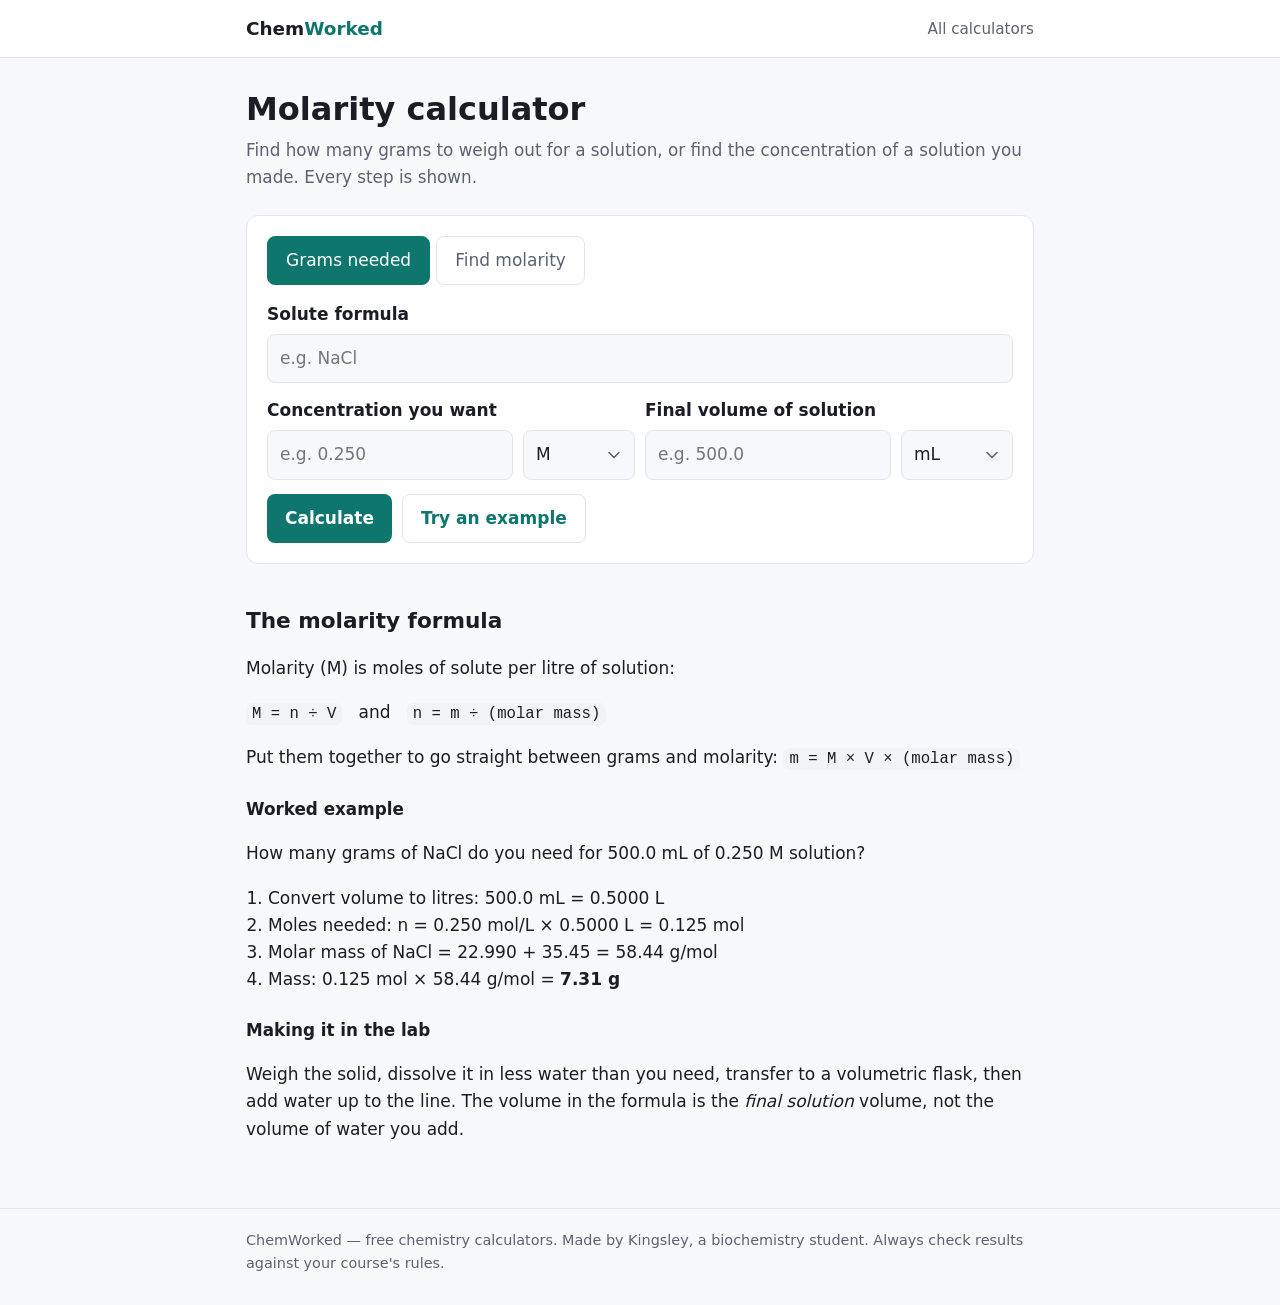
<file: molarity.html>
<!doctype html>
<html lang="en">
<head>
  <meta charset="utf-8">
  <meta name="viewport" content="width=device-width, initial-scale=1">
  <title>Molarity Calculator: Grams Needed &amp; Concentration, with Steps | ChemWorked</title>
  <meta name="description" content="Free molarity calculator. Find how many grams you need to make a solution, or find the molarity from mass and volume. Shows the molar mass, moles and every step.">
  <link rel="stylesheet" href="style.css">
</head>
<body>
  <header class="site-header">
    <div class="wrap">
      <a class="logo" href="./">Chem<span>Worked</span></a>
      <nav><a href="./#tools">All calculators</a></nav>
    </div>
  </header>

  <main class="wrap">
    <h1>Molarity calculator</h1>
    <p class="lead">Find how many grams to weigh out for a solution, or find the concentration of a solution you made. Every step is shown.</p>

    <div class="card">
      <div class="tabs" role="tablist">
        <button type="button" role="tab" aria-selected="true" data-tab="mass">Grams needed</button>
        <button type="button" role="tab" aria-selected="false" data-tab="conc">Find molarity</button>
      </div>

      <form id="mol-form" autocomplete="off">
        <label for="formula">Solute formula</label>
        <input type="text" id="formula" placeholder="e.g. NaCl" spellcheck="false" autocapitalize="off">

        <div class="row" style="margin-top: 14px">
          <div id="conc-wrap">
            <label for="conc">Concentration you want</label>
            <div class="row">
              <input type="text" id="conc" inputmode="decimal" placeholder="e.g. 0.250">
              <select id="concu" class="unit" aria-label="Concentration unit"><option>M</option><option>mM</option></select>
            </div>
          </div>
          <div id="mass-wrap" hidden>
            <label for="mass">Mass of solute</label>
            <div class="row">
              <input type="text" id="mass" inputmode="decimal" placeholder="e.g. 5.85">
              <select id="massu" class="unit" aria-label="Mass unit"><option>g</option><option>mg</option></select>
            </div>
          </div>
          <div>
            <label for="vol">Final volume of solution</label>
            <div class="row">
              <input type="text" id="vol" inputmode="decimal" placeholder="e.g. 500.0">
              <select id="volu" class="unit" aria-label="Volume unit"><option>mL</option><option>L</option></select>
            </div>
          </div>
        </div>
        <div class="row" style="gap: 10px; margin-top: 14px">
          <button type="submit" style="flex: 0 0 auto">Calculate</button>
          <button type="button" class="secondary" id="example" style="flex: 0 0 auto">Try an example</button>
        </div>
      </form>
      <div id="mol-result" class="result" aria-live="polite"></div>
    </div>

    <section class="explain">
      <h2>The molarity formula</h2>
      <p>Molarity (M) is moles of solute per litre of solution:</p>
      <p><span class="math">M = n ÷ V</span> &nbsp; and &nbsp; <span class="math">n = m ÷ (molar mass)</span></p>
      <p>Put them together to go straight between grams and molarity: <span class="math">m = M × V × (molar mass)</span></p>

      <h3>Worked example</h3>
      <p>How many grams of NaCl do you need for 500.0 mL of 0.250 M solution?</p>
      <ol>
        <li>Convert volume to litres: 500.0 mL = 0.5000 L</li>
        <li>Moles needed: n = 0.250 mol/L × 0.5000 L = 0.125 mol</li>
        <li>Molar mass of NaCl = 22.990 + 35.45 = 58.44 g/mol</li>
        <li>Mass: 0.125 mol × 58.44 g/mol = <strong>7.31 g</strong></li>
      </ol>

      <h3>Making it in the lab</h3>
      <p>Weigh the solid, dissolve it in less water than you need, transfer to a volumetric flask, then add water up to the line. The volume in the formula is the <em>final solution</em> volume, not the volume of water you add.</p>
    </section>
  </main>

  <footer class="site-footer">
    <div class="wrap">
      ChemWorked — free chemistry calculators. Made by Kingsley, a biochemistry student. Always check results against your course's rules.
    </div>
  </footer>

  <script src="chem.js"></script>
  <script>
    const $ = (id) => document.getElementById(id);
    const { esc, plain, formatSigFigs } = Chem;
    let mode = "mass";
    const VOL = { L: 1, mL: 1e-3 };
    const CONC = { M: 1, mM: 1e-3 };
    const MASS = { g: 1, mg: 1e-3 };
    const pretty = (f) => esc(f.replace(/\s+/g, "")).replace(/([A-Za-z)\]}])(\d+)/g, "$1<sub>$2</sub>");

    function readNum(id, label) {
      const info = Chem.countSigFigs($(id).value);
      if (!info || !(info.parsed.value > 0)) throw new Error(`Enter a positive number for ${label}.`);
      return { raw: $(id).value.trim(), value: info.parsed.value, sf: info.count };
    }

    function calculate() {
      const out = $("mol-result");
      try {
        const formula = $("formula").value;
        const { total: M } = Chem.molarMass(formula);
        const vol = readNum("vol", "the volume");
        const vu = $("volu").value;
        const VL = vol.value * VOL[vu];
        const steps = [];
        steps.push(`Molar mass of ${pretty(formula)}: <span class="math">${M.toFixed(2)} g/mol</span> (<a href="molar-mass.html?f=${encodeURIComponent(formula)}">see how</a>)`);
        if (vu !== "L") steps.push(`Convert volume to litres: <span class="math">${esc(vol.raw)} mL ÷ 1000 = ${plain(VL)} L</span>`);

        if (mode === "mass") {
          const c = readNum("conc", "the concentration");
          const cu = $("concu").value;
          const cM = c.value * CONC[cu];
          if (cu !== "M") steps.push(`Convert concentration: <span class="math">${esc(c.raw)} mM ÷ 1000 = ${plain(cM)} M</span>`);
          const n = cM * VL;
          const m = n * M;
          const sf = Math.min(c.sf, vol.sf);
          steps.push(`Moles of solute: <span class="math">n = M × V = ${plain(cM)} mol/L × ${plain(VL)} L = ${plain(n)} mol</span>`);
          steps.push(`Mass: <span class="math">m = n × molar mass = ${plain(n)} mol × ${M.toFixed(2)} g/mol = ${plain(m)} g</span>`);
          steps.push(`Round to ${sf} significant figure${sf === 1 ? "" : "s"}: <strong>${formatSigFigs(m, sf)} g</strong>`);
          out.innerHTML = `
            <p class="answer">${formatSigFigs(m, sf)} g <small>of ${pretty(formula)}</small></p>
            <ol class="steps">${steps.map((s) => `<li>${s}</li>`).join("")}</ol>
            <p><strong>In the lab:</strong> weigh ${formatSigFigs(m, sf)} g of ${pretty(formula)}, dissolve it, and add water until the total volume is ${esc(vol.raw)} ${vu}.</p>`;
        } else {
          const mass = readNum("mass", "the mass");
          const mu = $("massu").value;
          const g = mass.value * MASS[mu];
          if (mu !== "g") steps.push(`Convert mass to grams: <span class="math">${esc(mass.raw)} mg ÷ 1000 = ${plain(g)} g</span>`);
          const n = g / M;
          const c = n / VL;
          const sf = Math.min(mass.sf, vol.sf);
          steps.push(`Moles of solute: <span class="math">n = m ÷ molar mass = ${plain(g)} g ÷ ${M.toFixed(2)} g/mol = ${plain(n)} mol</span>`);
          steps.push(`Molarity: <span class="math">M = n ÷ V = ${plain(n)} mol ÷ ${plain(VL)} L = ${plain(c)} M</span>`);
          steps.push(`Round to ${sf} significant figure${sf === 1 ? "" : "s"}: <strong>${formatSigFigs(c, sf)} M</strong>`);
          out.innerHTML = `
            <p class="answer">${formatSigFigs(c, sf)} M <small>${pretty(formula)} solution</small></p>
            <ol class="steps">${steps.map((s) => `<li>${s}</li>`).join("")}</ol>`;
        }
      } catch (e) {
        out.innerHTML = `<p class="error">${esc(e.message)}</p>`;
      }
    }

    document.querySelectorAll(".tabs button").forEach((btn) => {
      btn.addEventListener("click", () => {
        mode = btn.dataset.tab;
        document.querySelectorAll(".tabs button").forEach((b) => b.setAttribute("aria-selected", b === btn));
        $("conc-wrap").hidden = mode !== "mass";
        $("mass-wrap").hidden = mode !== "conc";
        $("mol-result").innerHTML = "";
      });
    });
    $("mol-form").addEventListener("submit", (e) => { e.preventDefault(); calculate(); });
    $("example").addEventListener("click", () => {
      $("formula").value = "NaCl";
      if (mode === "mass") { $("conc").value = "0.250"; $("concu").value = "M"; }
      else { $("mass").value = "5.85"; $("massu").value = "g"; }
      $("vol").value = "500.0"; $("volu").value = "mL";
      calculate();
    });
  </script>
</body>
</html>
</file>
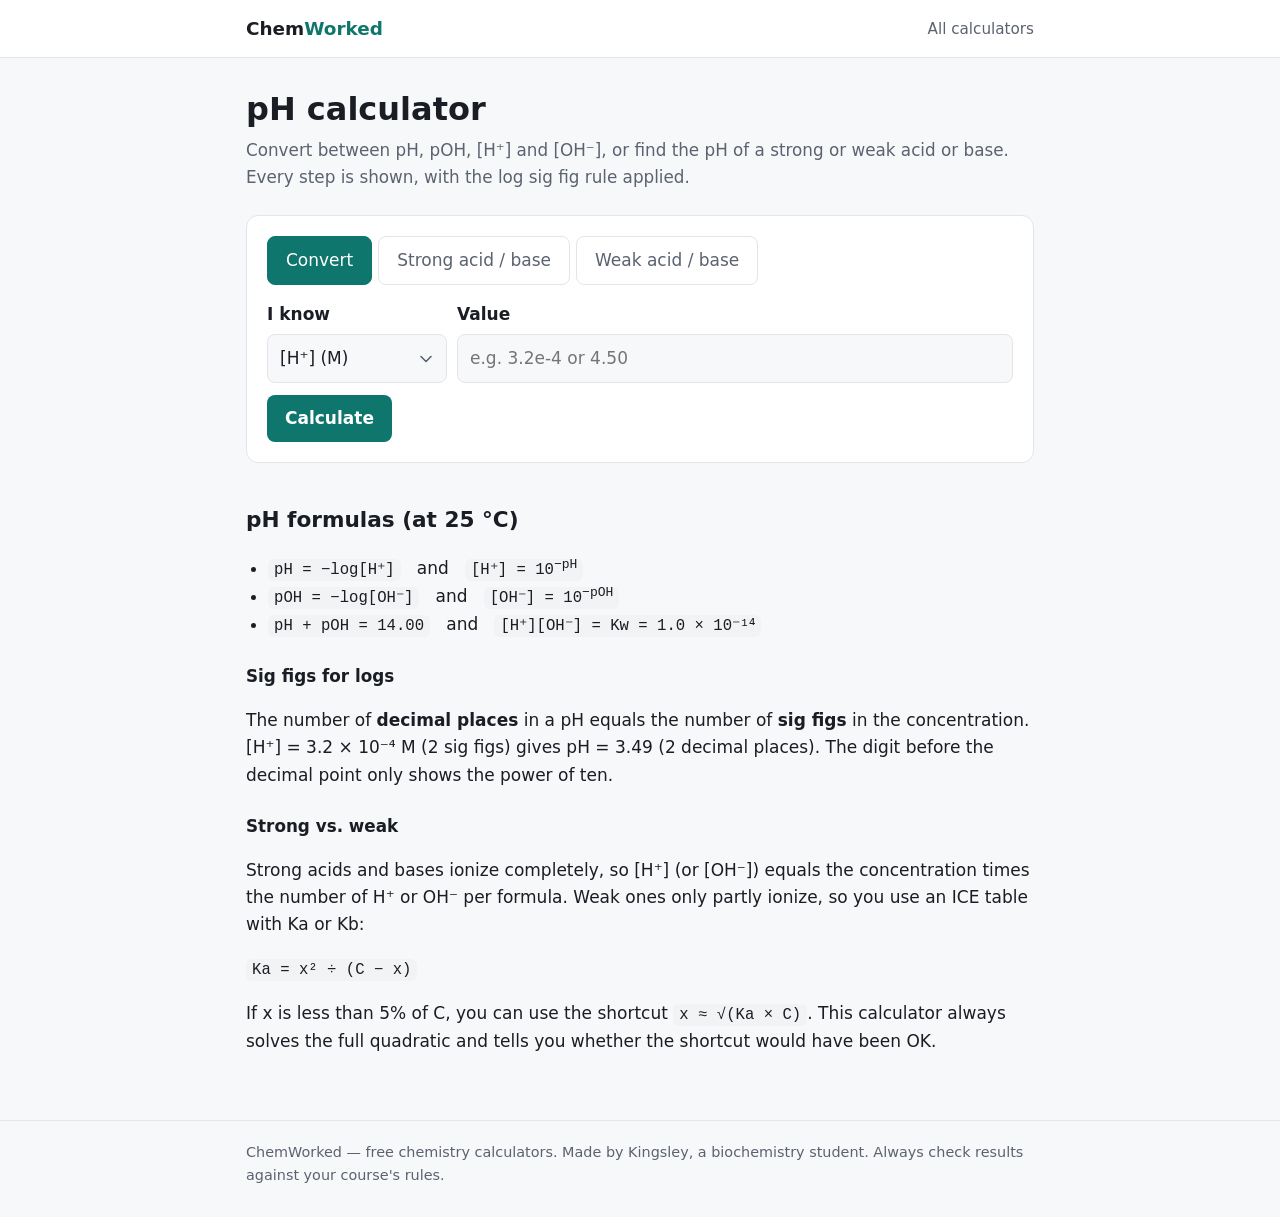
<file: ph.html>
<!doctype html>
<html lang="en">
<head>
  <meta charset="utf-8">
  <meta name="viewport" content="width=device-width, initial-scale=1">
  <title>pH Calculator: pH, pOH, [H+], [OH-], Strong &amp; Weak Acids | ChemWorked</title>
  <meta name="description" content="Free pH calculator with steps. Convert between pH, pOH, [H+] and [OH-], and find the pH of strong acids and bases or weak acids and bases from Ka or Kb, including the 5% rule check.">
  <link rel="stylesheet" href="style.css">
</head>
<body>
  <header class="site-header">
    <div class="wrap">
      <a class="logo" href="./">Chem<span>Worked</span></a>
      <nav><a href="./#tools">All calculators</a></nav>
    </div>
  </header>

  <main class="wrap">
    <h1>pH calculator</h1>
    <p class="lead">Convert between pH, pOH, [H⁺] and [OH⁻], or find the pH of a strong or weak acid or base. Every step is shown, with the log sig fig rule applied.</p>

    <div class="card">
      <div class="tabs" role="tablist">
        <button type="button" role="tab" aria-selected="true" data-tab="convert">Convert</button>
        <button type="button" role="tab" aria-selected="false" data-tab="strong">Strong acid / base</button>
        <button type="button" role="tab" aria-selected="false" data-tab="weak">Weak acid / base</button>
      </div>

      <form id="tab-convert" autocomplete="off">
        <div class="row">
          <div style="flex: 0 0 180px">
            <label for="cv-kind">I know</label>
            <select id="cv-kind">
              <option value="h">[H⁺] (M)</option>
              <option value="oh">[OH⁻] (M)</option>
              <option value="ph">pH</option>
              <option value="poh">pOH</option>
            </select>
          </div>
          <div>
            <label for="cv-val">Value</label>
            <input type="text" id="cv-val" inputmode="decimal" placeholder="e.g. 3.2e-4 or 4.50">
          </div>
        </div>
        <button type="submit" style="margin-top: 12px">Calculate</button>
      </form>

      <form id="tab-strong" autocomplete="off" hidden>
        <div class="row">
          <div style="flex: 0 0 180px">
            <label for="st-kind">Type</label>
            <select id="st-kind"><option value="acid">Strong acid</option><option value="base">Strong base</option></select>
          </div>
          <div>
            <label for="st-c">Concentration (M)</label>
            <input type="text" id="st-c" inputmode="decimal" placeholder="e.g. 0.050">
          </div>
          <div style="flex: 1 1 100%">
            <label for="st-n">How many H⁺ or OH⁻ does each one release?</label>
            <select id="st-n"><option value="1">1, e.g. HCl, HNO₃, NaOH, KOH</option><option value="2">2, e.g. Ca(OH)₂, Ba(OH)₂</option><option value="3">3</option></select>
          </div>
        </div>
        <p class="hint">Count the H⁺ or OH⁻ in the formula. Ca(OH)₂ has two OH groups, so 0.050 M Ca(OH)₂ gives [OH⁻] = 2 × 0.050 = 0.10 M.<br>
        Strong acids: HCl, HBr, HI, HNO₃, HClO₄, H₂SO₄ (count 1 for its first H). Strong bases: NaOH, KOH, LiOH (1), and Ca(OH)₂, Sr(OH)₂, Ba(OH)₂ (2).</p>
        <button type="submit" style="margin-top: 4px">Calculate</button>
      </form>

      <form id="tab-weak" autocomplete="off" hidden>
        <div class="row">
          <div style="flex: 0 0 180px">
            <label for="wk-kind">Type</label>
            <select id="wk-kind"><option value="acid">Weak acid (Ka)</option><option value="base">Weak base (Kb)</option></select>
          </div>
          <div>
            <label for="wk-c">Initial concentration (M)</label>
            <input type="text" id="wk-c" inputmode="decimal" placeholder="e.g. 0.10">
          </div>
          <div>
            <label for="wk-k" id="wk-k-label">Ka</label>
            <input type="text" id="wk-k" inputmode="decimal" placeholder="e.g. 1.8e-5">
          </div>
        </div>
        <div class="examples">
          <button type="button" data-k="acid|0.10|1.8e-5">Acetic acid, 0.10 M</button>
          <button type="button" data-k="acid|0.050|6.8e-4">HF, 0.050 M</button>
          <button type="button" data-k="base|0.20|1.8e-5">Ammonia, 0.20 M</button>
        </div>
        <button type="submit" style="margin-top: 12px">Calculate</button>
      </form>

      <div id="ph-result" class="result" aria-live="polite"></div>
    </div>

    <section class="explain">
      <h2>pH formulas (at 25 °C)</h2>
      <ul>
        <li><span class="math">pH = −log[H⁺]</span> &nbsp; and &nbsp; <span class="math">[H⁺] = 10<sup>−pH</sup></span></li>
        <li><span class="math">pOH = −log[OH⁻]</span> &nbsp; and &nbsp; <span class="math">[OH⁻] = 10<sup>−pOH</sup></span></li>
        <li><span class="math">pH + pOH = 14.00</span> &nbsp; and &nbsp; <span class="math">[H⁺][OH⁻] = Kw = 1.0 × 10⁻¹⁴</span></li>
      </ul>

      <h3>Sig figs for logs</h3>
      <p>The number of <strong>decimal places</strong> in a pH equals the number of <strong>sig figs</strong> in the concentration. [H⁺] = 3.2 × 10⁻⁴ M (2 sig figs) gives pH = 3.49 (2 decimal places). The digit before the decimal point only shows the power of ten.</p>

      <h3>Strong vs. weak</h3>
      <p>Strong acids and bases ionize completely, so [H⁺] (or [OH⁻]) equals the concentration times the number of H⁺ or OH⁻ per formula. Weak ones only partly ionize, so you use an ICE table with Ka or Kb:</p>
      <p><span class="math">Ka = x² ÷ (C − x)</span></p>
      <p>If x is less than 5% of C, you can use the shortcut <span class="math">x ≈ √(Ka × C)</span>. This calculator always solves the full quadratic and tells you whether the shortcut would have been OK.</p>
    </section>
  </main>

  <footer class="site-footer">
    <div class="wrap">
      ChemWorked — free chemistry calculators. Made by Kingsley, a biochemistry student. Always check results against your course's rules.
    </div>
  </footer>

  <script src="chem.js"></script>
  <script>
    const $ = (id) => document.getElementById(id);
    const { esc, plain, formatSigFigs } = Chem;
    const out = $("ph-result");
    const LOG = Math.log10;

    // A concentration with n sig figs gives a p-value with n decimal places (and the reverse).
    const pFmt = (p, dp) => p.toFixed(Math.max(dp, 1));
    const decimals = (raw) => (raw.includes(".") ? raw.trim().split(".")[1].replace(/[^\d].*$/, "").length : 0);

    function readPos(id, label) {
      const info = Chem.countSigFigs($(id).value);
      if (!info || !(info.parsed.value > 0)) throw new Error(`Enter a positive number for ${label}.`);
      return { raw: $(id).value.trim(), value: info.parsed.value, sf: info.count };
    }

    function summary(ph, poh, h, oh, dp, sf) {
      const label = ph < 6.995 ? "acidic" : ph > 7.005 ? "basic" : "neutral";
      return `
        <p class="answer">pH = ${pFmt(ph, dp)} <small>${label}</small></p>
        <div class="table-scroll"><table>
          <tbody>
            <tr><td>pH</td><td class="num">${pFmt(ph, dp)}</td><td>pOH</td><td class="num">${pFmt(poh, dp)}</td></tr>
            <tr><td>[H⁺]</td><td class="num">${formatSigFigs(h, sf)} M</td><td>[OH⁻]</td><td class="num">${formatSigFigs(oh, sf)} M</td></tr>
          </tbody>
        </table></div>`;
    }
    const list = (steps) => `<ol class="steps">${steps.map((s) => `<li>${s}</li>`).join("")}</ol>`;

    function convert() {
      const kind = $("cv-kind").value;
      const raw = $("cv-val").value.trim();
      const info = Chem.countSigFigs(raw);
      if (!info) throw new Error("Enter a number.");
      const v = info.parsed.value;
      let ph, poh, h, oh, sf, dp;
      const steps = [];
      if (kind === "h" || kind === "oh") {
        if (!(v > 0)) throw new Error("A concentration must be positive.");
        sf = info.count; dp = sf;
        if (kind === "h") {
          h = v; ph = -LOG(h); poh = 14 - ph; oh = 1e-14 / h;
          steps.push(`<span class="math">pH = −log(${esc(raw)}) = ${plain(ph, 5)}</span> → ${pFmt(ph, dp)} (${sf} sig fig${sf === 1 ? "" : "s"} in [H⁺] → ${dp} decimal place${dp === 1 ? "" : "s"})`);
          steps.push(`<span class="math">pOH = 14.00 − ${pFmt(ph, dp)} = ${pFmt(poh, dp)}</span>`);
          steps.push(`<span class="math">[OH⁻] = 1.0 × 10⁻¹⁴ ÷ ${esc(raw)} = ${formatSigFigs(oh, sf)} M</span>`);
        } else {
          oh = v; poh = -LOG(oh); ph = 14 - poh; h = 1e-14 / oh;
          steps.push(`<span class="math">pOH = −log(${esc(raw)}) = ${plain(poh, 5)}</span> → ${pFmt(poh, dp)}`);
          steps.push(`<span class="math">pH = 14.00 − ${pFmt(poh, dp)} = ${pFmt(ph, dp)}</span>`);
          steps.push(`<span class="math">[H⁺] = 1.0 × 10⁻¹⁴ ÷ ${esc(raw)} = ${formatSigFigs(h, sf)} M</span>`);
        }
      } else {
        dp = decimals(raw); sf = Math.max(dp, 1);
        if (kind === "ph") {
          ph = v; poh = 14 - ph; h = Math.pow(10, -ph); oh = Math.pow(10, -poh);
          steps.push(`<span class="math">[H⁺] = 10<sup>−${esc(raw)}</sup> = ${formatSigFigs(h, sf)} M</span> (${dp} decimal place${dp === 1 ? "" : "s"} in pH → ${sf} sig fig${sf === 1 ? "" : "s"})`);
          steps.push(`<span class="math">pOH = 14.00 − ${esc(raw)} = ${pFmt(poh, dp)}</span>`);
          steps.push(`<span class="math">[OH⁻] = 10<sup>−${pFmt(poh, dp)}</sup> = ${formatSigFigs(oh, sf)} M</span>`);
        } else {
          poh = v; ph = 14 - poh; oh = Math.pow(10, -poh); h = Math.pow(10, -ph);
          steps.push(`<span class="math">[OH⁻] = 10<sup>−${esc(raw)}</sup> = ${formatSigFigs(oh, sf)} M</span>`);
          steps.push(`<span class="math">pH = 14.00 − ${esc(raw)} = ${pFmt(ph, dp)}</span>`);
          steps.push(`<span class="math">[H⁺] = 10<sup>−${pFmt(ph, dp)}</sup> = ${formatSigFigs(h, sf)} M</span>`);
        }
      }
      out.innerHTML = summary(ph, poh, h, oh, dp, sf) + list(steps);
    }

    function strong() {
      const kind = $("st-kind").value;
      const c = readPos("st-c", "the concentration");
      const n = parseInt($("st-n").value, 10);
      const sf = c.sf;
      const ion = c.value * n;
      const steps = [];
      let ph, poh, h, oh;
      if (kind === "acid") {
        h = ion; ph = -LOG(h); poh = 14 - ph; oh = 1e-14 / h;
        steps.push(`A strong acid ionizes completely: <span class="math">[H⁺] = ${n > 1 ? n + " × " : ""}${esc(c.raw)} M = ${formatSigFigs(h, sf)} M</span>`);
        steps.push(`<span class="math">pH = −log(${formatSigFigs(h, sf)}) = ${pFmt(ph, sf)}</span>`);
      } else {
        oh = ion; poh = -LOG(oh); ph = 14 - poh; h = 1e-14 / oh;
        steps.push(`A strong base dissociates completely: <span class="math">[OH⁻] = ${n > 1 ? n + " × " : ""}${esc(c.raw)} M = ${formatSigFigs(oh, sf)} M</span>`);
        steps.push(`<span class="math">pOH = −log(${formatSigFigs(oh, sf)}) = ${pFmt(poh, sf)}</span>`);
        steps.push(`<span class="math">pH = 14.00 − ${pFmt(poh, sf)} = ${pFmt(ph, sf)}</span>`);
      }
      let note = "";
      if (ion < 1e-6) note = `<p class="hint">Very dilute: below about 10⁻⁶ M, the H⁺ and OH⁻ from water itself matter, so the real pH is closer to 7 than this simple answer.</p>`;
      out.innerHTML = summary(ph, poh, h, oh, sf, sf) + list(steps) + note;
    }

    function weak() {
      const kind = $("wk-kind").value;
      const c = readPos("wk-c", "the concentration");
      const k = readPos("wk-k", kind === "acid" ? "Ka" : "Kb");
      const sf = Math.min(c.sf, k.sf);
      const K = k.value, C = c.value;
      const x = (-K + Math.sqrt(K * K + 4 * K * C)) / 2;
      const approx = Math.sqrt(K * C);
      const pct = (approx / C) * 100;
      const sym = kind === "acid" ? "H⁺" : "OH⁻";
      const Kname = kind === "acid" ? "Ka" : "Kb";
      const reaction = kind === "acid" ? "HA ⇌ H⁺ + A⁻" : "B + H₂O ⇌ BH⁺ + OH⁻";
      const steps = [
        `Reaction: <span class="math">${reaction}</span>. ICE table: start with ${esc(c.raw)} M, change −x / +x, so at equilibrium <span class="math">[${sym}] = x</span> and the ${kind} is <span class="math">${esc(c.raw)} − x</span>.`,
        `Set up: <span class="math">${Kname} = x² ÷ (${esc(c.raw)} − x) = ${esc(k.raw)}</span>`,
        `Solve the quadratic <span class="math">x² + ${Kname}·x − ${Kname}·C = 0</span>: <span class="math">x = (−${Kname} + √(${Kname}² + 4·${Kname}·C)) ÷ 2 = ${formatSigFigs(x, sf + 1)} M</span>`,
        `5% rule check: the shortcut <span class="math">x ≈ √(${Kname} × C) = ${formatSigFigs(approx, sf + 1)} M</span> is ${plain(pct, 2)}% of C, so the shortcut ${pct < 5 ? "<strong>would be OK</strong> (under 5%)" : "<strong>would not be OK</strong> (over 5%, use the quadratic)"}.`,
      ];
      let ph, poh, h, oh;
      if (kind === "acid") {
        h = x; ph = -LOG(h); poh = 14 - ph; oh = 1e-14 / h;
        steps.push(`<span class="math">pH = −log(${formatSigFigs(h, sf + 1)}) = ${pFmt(ph, sf)}</span>`);
      } else {
        oh = x; poh = -LOG(oh); ph = 14 - poh; h = 1e-14 / oh;
        steps.push(`<span class="math">pOH = −log(${formatSigFigs(oh, sf + 1)}) = ${pFmt(poh, sf)}</span>, so <span class="math">pH = 14.00 − ${pFmt(poh, sf)} = ${pFmt(ph, sf)}</span>`);
      }
      steps.push(`Percent ionization: <span class="math">x ÷ C × 100 = ${plain((x / C) * 100, 2)}%</span>`);
      out.innerHTML = summary(ph, poh, h, oh, sf, sf) + list(steps);
    }

    const handlers = { convert, strong, weak };
    Object.keys(handlers).forEach((t) => {
      $("tab-" + t).addEventListener("submit", (e) => {
        e.preventDefault();
        try { handlers[t](); } catch (err) { out.innerHTML = `<p class="error">${esc(err.message)}</p>`; }
      });
    });
    document.querySelectorAll(".tabs button").forEach((btn) => {
      btn.addEventListener("click", () => {
        document.querySelectorAll(".tabs button").forEach((b) => b.setAttribute("aria-selected", b === btn));
        Object.keys(handlers).forEach((t) => { $("tab-" + t).hidden = t !== btn.dataset.tab; });
        out.innerHTML = "";
      });
    });
    $("wk-kind").addEventListener("change", () => { $("wk-k-label").textContent = $("wk-kind").value === "acid" ? "Ka" : "Kb"; });
    document.querySelectorAll("#tab-weak .examples button").forEach((b) => b.addEventListener("click", () => {
      const [kind, c, k] = b.dataset.k.split("|");
      $("wk-kind").value = kind; $("wk-c").value = c; $("wk-k").value = k;
      $("wk-k-label").textContent = kind === "acid" ? "Ka" : "Kb";
      $("tab-weak").requestSubmit();
    }));
  </script>
</body>
</html>
</file>
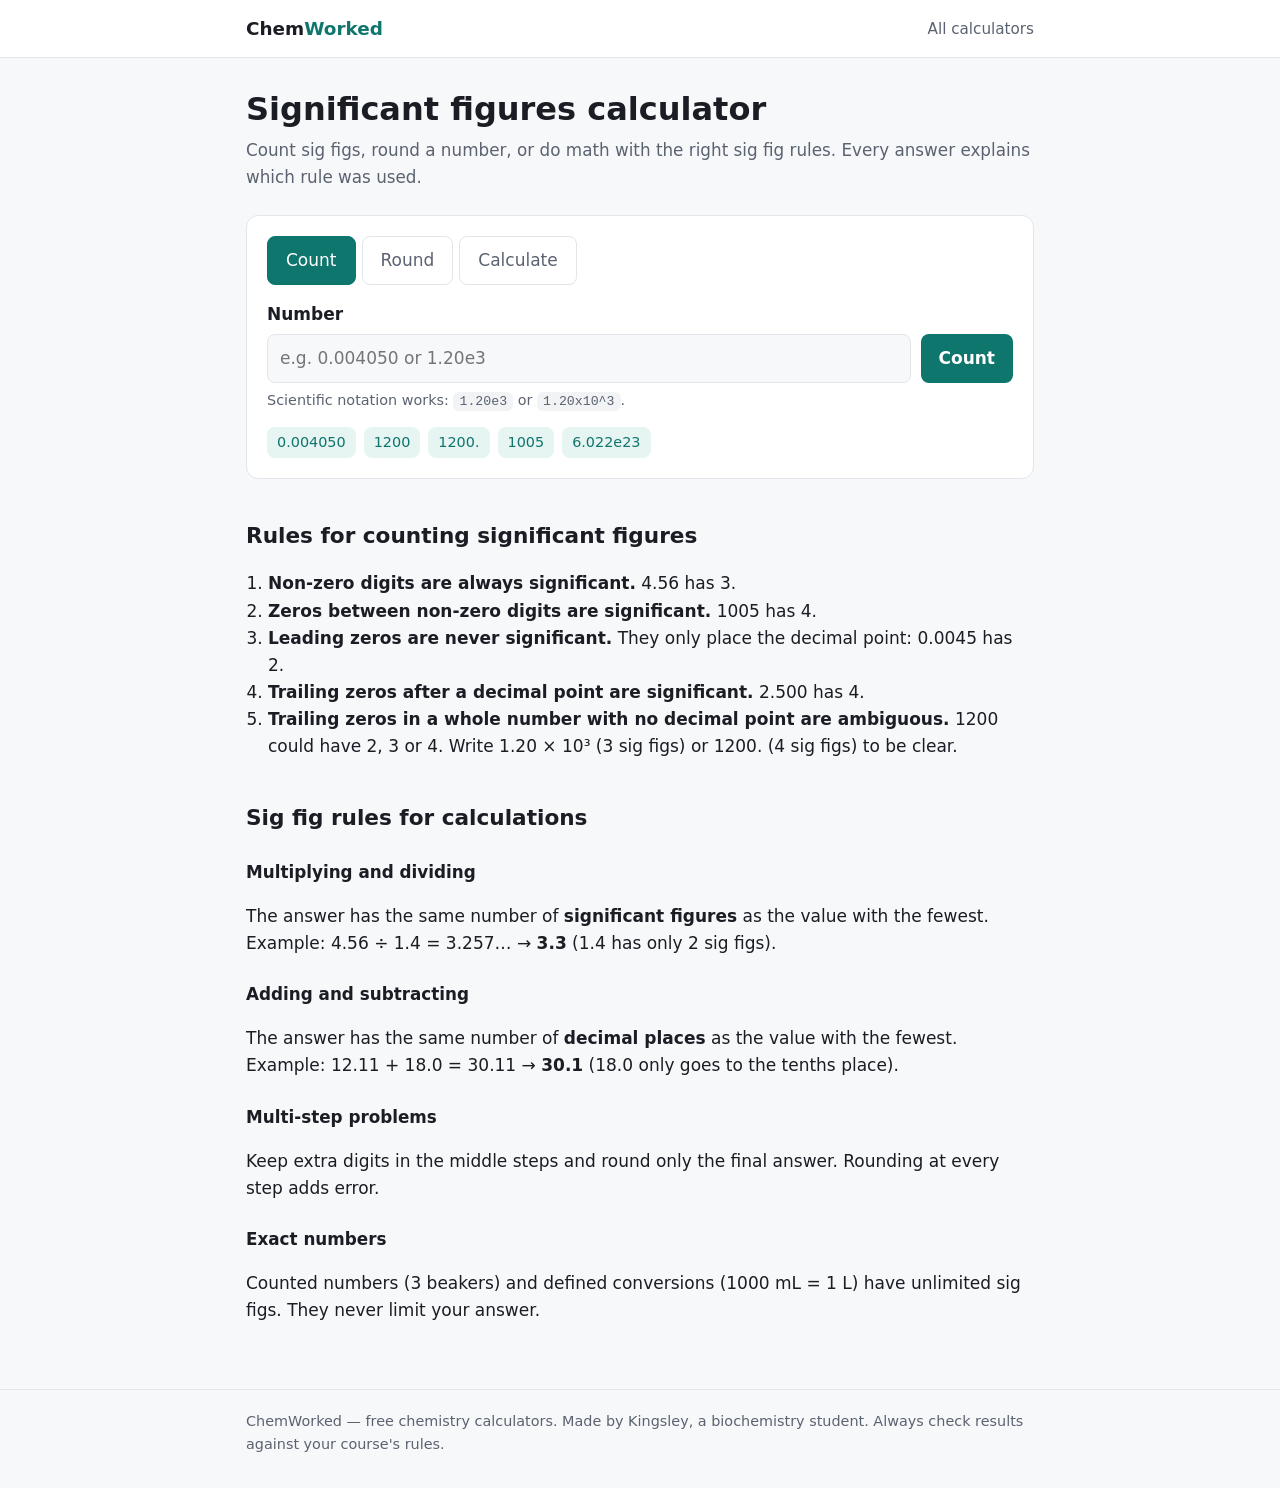
<file: sig-figs.html>
<!doctype html>
<html lang="en">
<head>
  <meta charset="utf-8">
  <meta name="viewport" content="width=device-width, initial-scale=1">
  <title>Significant Figures Calculator: Count, Round &amp; Calculate | ChemWorked</title>
  <meta name="description" content="Free sig fig calculator. Count significant figures with each digit highlighted, round to any number of sig figs, and add, subtract, multiply or divide using the correct sig fig rules, with steps.">
  <link rel="stylesheet" href="style.css">
</head>
<body>
  <header class="site-header">
    <div class="wrap">
      <a class="logo" href="./">Chem<span>Worked</span></a>
      <nav><a href="./#tools">All calculators</a></nav>
    </div>
  </header>

  <main class="wrap">
    <h1>Significant figures calculator</h1>
    <p class="lead">Count sig figs, round a number, or do math with the right sig fig rules. Every answer explains which rule was used.</p>

    <div class="card">
      <div class="tabs" role="tablist">
        <button type="button" role="tab" aria-selected="true" data-tab="count">Count</button>
        <button type="button" role="tab" aria-selected="false" data-tab="round">Round</button>
        <button type="button" role="tab" aria-selected="false" data-tab="calc">Calculate</button>
      </div>

      <form id="tab-count" autocomplete="off">
        <label for="count-in">Number</label>
        <div class="row">
          <input type="text" id="count-in" inputmode="decimal" placeholder="e.g. 0.004050 or 1.20e3">
          <button type="submit" style="flex: 0 0 auto">Count</button>
        </div>
        <p class="hint">Scientific notation works: <span class="math">1.20e3</span> or <span class="math">1.20x10^3</span>.</p>
        <div class="examples">
          <button type="button" data-v="0.004050">0.004050</button>
          <button type="button" data-v="1200">1200</button>
          <button type="button" data-v="1200.">1200.</button>
          <button type="button" data-v="1005">1005</button>
          <button type="button" data-v="6.022e23">6.022e23</button>
        </div>
      </form>

      <form id="tab-round" autocomplete="off" hidden>
        <div class="row">
          <div>
            <label for="round-in">Number</label>
            <input type="text" id="round-in" inputmode="decimal" placeholder="e.g. 0.0045678">
          </div>
          <div style="flex: 0 0 120px">
            <label for="round-n">Sig figs</label>
            <input type="text" id="round-n" inputmode="numeric" value="3">
          </div>
        </div>
        <button type="submit" style="margin-top: 12px">Round</button>
      </form>

      <form id="tab-calc" autocomplete="off" hidden>
        <div class="row">
          <div>
            <label for="calc-a">First number</label>
            <input type="text" id="calc-a" inputmode="decimal" placeholder="e.g. 12.11">
          </div>
          <div style="flex: 0 0 90px">
            <label for="calc-op">Operation</label>
            <select id="calc-op">
              <option>+</option><option>-</option><option>×</option><option>÷</option>
            </select>
          </div>
          <div>
            <label for="calc-b">Second number</label>
            <input type="text" id="calc-b" inputmode="decimal" placeholder="e.g. 18.0">
          </div>
        </div>
        <button type="submit" style="margin-top: 12px">Calculate</button>
      </form>

      <div id="sf-result" class="result" aria-live="polite"></div>
    </div>

    <section class="explain">
      <h2>Rules for counting significant figures</h2>
      <ol>
        <li><strong>Non-zero digits are always significant.</strong> 4.56 has 3.</li>
        <li><strong>Zeros between non-zero digits are significant.</strong> 1005 has 4.</li>
        <li><strong>Leading zeros are never significant.</strong> They only place the decimal point: 0.0045 has 2.</li>
        <li><strong>Trailing zeros after a decimal point are significant.</strong> 2.500 has 4.</li>
        <li><strong>Trailing zeros in a whole number with no decimal point are ambiguous.</strong> 1200 could have 2, 3 or 4. Write 1.20 × 10³ (3 sig figs) or 1200. (4 sig figs) to be clear.</li>
      </ol>

      <h2>Sig fig rules for calculations</h2>
      <h3>Multiplying and dividing</h3>
      <p>The answer has the same number of <strong>significant figures</strong> as the value with the fewest. Example: 4.56 ÷ 1.4 = 3.257… → <strong>3.3</strong> (1.4 has only 2 sig figs).</p>
      <h3>Adding and subtracting</h3>
      <p>The answer has the same number of <strong>decimal places</strong> as the value with the fewest. Example: 12.11 + 18.0 = 30.11 → <strong>30.1</strong> (18.0 only goes to the tenths place).</p>
      <h3>Multi-step problems</h3>
      <p>Keep extra digits in the middle steps and round only the final answer. Rounding at every step adds error.</p>

      <h3>Exact numbers</h3>
      <p>Counted numbers (3 beakers) and defined conversions (1000 mL = 1 L) have unlimited sig figs. They never limit your answer.</p>
    </section>
  </main>

  <footer class="site-footer">
    <div class="wrap">
      ChemWorked — free chemistry calculators. Made by Kingsley, a biochemistry student. Always check results against your course's rules.
    </div>
  </footer>

  <script src="chem.js"></script>
  <script>
    const $ = (id) => document.getElementById(id);
    const { esc, plain, formatSigFigs } = Chem;
    const out = $("sf-result");
    const plural = (n, word) => `${n} ${word}${n === 1 ? "" : "s"}`;

    function placeName(p) {
      const names = { "-3": "thousands", "-2": "hundreds", "-1": "tens", "0": "ones", "1": "tenths", "2": "hundredths", "3": "thousandths" };
      return names[p] || (p > 0 ? `${plural(p, "decimal place")}` : `10${Chem.toSuperscript(-p)} place`);
    }

    function digitsHtml(info, raw) {
      const p = info.parsed;
      const sign = p.sign < 0 ? "−" : "";
      const html = info.digits.map((d) => d.char === "." ? "." : `<span class="${d.significant ? "sig" : "not"}">${d.char}</span>`).join("");
      return `${sign}${html}${p.scientific ? ` × 10${Chem.toSuperscript(p.exponent)}` : ""}`;
    }

    function count() {
      const raw = $("count-in").value;
      const info = Chem.countSigFigs(raw);
      if (!info) { out.innerHTML = `<p class="error">Enter a number, like 0.00450 or 1.20e3.</p>`; return; }
      const reasons = [];
      const m = info.parsed.mantissa;
      if (info.isZero) reasons.push("The value is zero, so only zeros after the decimal point count as measured digits.");
      else {
        if (/0/.test(m.slice(0, m.search(/[1-9]/)))) reasons.push("Leading zeros are not significant. They only show where the decimal point is.");
        if (/[1-9]0+[1-9]/.test(m.replace(".", ""))) reasons.push("Zeros between non-zero digits are significant.");
        if (m.includes(".") && /[1-9][\d.]*0$/.test(m)) reasons.push("Trailing zeros after a decimal point are significant.");
        if (info.ambiguous) reasons.push("Trailing zeros in a whole number with no decimal point are ambiguous. This counts them as not significant (the usual textbook rule).");
        if (info.parsed.scientific) reasons.push("In scientific notation, only the digits in front of × 10ⁿ count.");
        reasons.push("Non-zero digits are always significant.");
      }
      let ambig = "";
      if (info.ambiguous) {
        const total = info.digits.filter((d) => /\d/.test(d.char)).length - (m.match(/^0*/)[0].length);
        const v = info.parsed.value;
        const options = [];
        for (let n = info.count; n <= total; n++) options.push(`${formatSigFigs(v, n)} → ${n}`);
        ambig = `<p class="hint">To show exactly how precise it is, write it in scientific notation: ${options.join(" &nbsp;·&nbsp; ")}</p>`;
      }
      out.innerHTML = `
        <p class="answer">${plural(info.count, "significant figure")}${info.ambiguous ? ` <small>(could be more, see below)</small>` : ""}</p>
        <p class="digits" aria-label="Significant digits highlighted">${digitsHtml(info, raw)}</p>
        <p class="hint">Highlighted digits are significant.</p>
        <ul class="steps">${reasons.map((r) => `<li>${r}</li>`).join("")}</ul>
        ${ambig}`;
    }

    function round() {
      const raw = $("round-in").value;
      const info = Chem.countSigFigs(raw);
      const n = parseInt($("round-n").value, 10);
      if (!info) { out.innerHTML = `<p class="error">Enter a number to round.</p>`; return; }
      if (!(n >= 1 && n <= 15)) { out.innerHTML = `<p class="error">Sig figs must be a whole number from 1 to 15.</p>`; return; }
      const v = info.parsed.value;
      const answer = formatSigFigs(v, n);
      const steps = [
        `Find the first non-zero digit and count ${n} digit${n === 1 ? "" : "s"} from there.`,
        `Look at the next digit: 5 or more rounds up, 4 or less rounds down.`,
        `Keep zeros that are needed to hold place value. If trailing zeros would be ambiguous, use scientific notation.`,
      ];
      out.innerHTML = `
        <p class="answer">${answer} <small>${esc(raw.trim())} rounded to ${plural(n, "sig fig")}</small></p>
        <ol class="steps">${steps.map((s) => `<li>${s}</li>`).join("")}</ol>`;
    }

    function calc() {
      const a = $("calc-a").value.trim();
      const b = $("calc-b").value.trim();
      const op = $("calc-op").value;
      let r;
      try { r = Chem.sigFigArithmetic(a, op, b); }
      catch (e) { out.innerHTML = `<p class="error">${esc(e.message)}</p>`; return; }
      if (!r) { out.innerHTML = `<p class="error">Enter two numbers, like 12.11 and 18.0.</p>`; return; }
      const steps = [`Calculate: <span class="math">${esc(a)} ${op} ${esc(b)} = ${plain(r.exact, 10)}</span>`];
      if (r.rule === "decimal") {
        steps.push(`For + and −, the answer keeps the <strong>decimal place</strong> of the least precise number.`);
        steps.push(`${esc(a)} goes to the ${placeName(r.placeA)}; ${esc(b)} goes to the ${placeName(r.placeB)}. The least precise is the <strong>${placeName(r.place)}</strong>.`);
        steps.push(`Round to the ${placeName(r.place)}: <strong>${r.answer}</strong>`);
      } else {
        steps.push(`For × and ÷, the answer keeps the <strong>number of sig figs</strong> of the value with the fewest.`);
        steps.push(`${esc(a)} has ${plural(r.a.count, "sig fig")}; ${esc(b)} has ${plural(r.b.count, "sig fig")}. Use <strong>${r.sf}</strong>.`);
        steps.push(`Round to ${plural(r.sf, "sig fig")}: <strong>${r.answer}</strong>`);
      }
      out.innerHTML = `
        <p class="answer">${r.answer}</p>
        <ol class="steps">${steps.map((s) => `<li>${s}</li>`).join("")}</ol>`;
    }

    // Tabs
    document.querySelectorAll(".tabs button").forEach((btn) => {
      btn.addEventListener("click", () => {
        document.querySelectorAll(".tabs button").forEach((b) => b.setAttribute("aria-selected", b === btn));
        ["count", "round", "calc"].forEach((t) => { $("tab-" + t).hidden = t !== btn.dataset.tab; });
        out.innerHTML = "";
      });
    });

    $("tab-count").addEventListener("submit", (e) => { e.preventDefault(); count(); });
    $("tab-round").addEventListener("submit", (e) => { e.preventDefault(); round(); });
    $("tab-calc").addEventListener("submit", (e) => { e.preventDefault(); calc(); });
    document.querySelectorAll("#tab-count .examples button").forEach((b) =>
      b.addEventListener("click", () => { $("count-in").value = b.dataset.v; count(); }));
  </script>
</body>
</html>
</file>
<file: style.css>
:root {
  --bg: #f7f8fa;
  --surface: #ffffff;
  --text: #1a1d23;
  --muted: #5b6270;
  --border: #e2e5ea;
  --accent: #0f766e;
  --accent-soft: #e6f4f2;
  --accent-text: #ffffff;
  --sig: #0f766e;
  --sig-bg: #d5efeb;
  --error: #b42318;
  --error-bg: #fdecea;
  --code-bg: #f1f3f5;
  --radius: 12px;
  --chevron: url("data:image/svg+xml,%3Csvg xmlns='http://www.w3.org/2000/svg' width='12' height='8' viewBox='0 0 12 8'%3E%3Cpath d='M1 1.5l5 5 5-5' fill='none' stroke='%235b6270' stroke-width='1.6' stroke-linecap='round' stroke-linejoin='round'/%3E%3C/svg%3E");
}

@media (prefers-color-scheme: dark) {
  :root {
    --bg: #111418;
    --surface: #1a1e24;
    --text: #e8eaed;
    --muted: #9aa1ad;
    --border: #2c323b;
    --accent: #2dd4bf;
    --accent-soft: #15302d;
    --accent-text: #0b1513;
    --sig: #5eead4;
    --sig-bg: #164e47;
    --error: #ff8a80;
    --error-bg: #3a1d1b;
    --code-bg: #232830;
    --chevron: url("data:image/svg+xml,%3Csvg xmlns='http://www.w3.org/2000/svg' width='12' height='8' viewBox='0 0 12 8'%3E%3Cpath d='M1 1.5l5 5 5-5' fill='none' stroke='%239aa1ad' stroke-width='1.6' stroke-linecap='round' stroke-linejoin='round'/%3E%3C/svg%3E");
  }
}

* { box-sizing: border-box; }

body {
  margin: 0;
  background: var(--bg);
  color: var(--text);
  font-family: system-ui, -apple-system, "Segoe UI", Roboto, sans-serif;
  font-size: 17px;
  line-height: 1.6;
}

a { color: var(--accent); }

.site-header {
  background: var(--surface);
  border-bottom: 1px solid var(--border);
}
.site-header .wrap {
  display: flex;
  align-items: center;
  justify-content: space-between;
  gap: 16px;
  flex-wrap: wrap;
  padding-top: 14px;
  padding-bottom: 14px;
}
.logo {
  font-weight: 700;
  font-size: 1.15rem;
  color: var(--text);
  text-decoration: none;
}
.logo span { color: var(--accent); }
.site-header nav { display: flex; gap: 18px; flex-wrap: wrap; }
.site-header nav a {
  color: var(--muted);
  text-decoration: none;
  font-size: 0.95rem;
}
.site-header nav a:hover,
.site-header nav a[aria-current="page"] { color: var(--accent); }

.wrap {
  max-width: 820px;
  margin: 0 auto;
  padding-left: 16px;
  padding-right: 16px;
}

main { padding: 32px 0 48px; }

h1 { font-size: 2rem; line-height: 1.2; margin: 0 0 8px; }
h2 { font-size: 1.35rem; margin: 40px 0 10px; }
h3 { font-size: 1.05rem; margin: 24px 0 6px; }
.lead { color: var(--muted); margin: 0 0 24px; font-size: 1.05rem; }

.card {
  background: var(--surface);
  border: 1px solid var(--border);
  border-radius: var(--radius);
  padding: 20px;
}

label { display: block; font-weight: 600; margin-bottom: 6px; }
.hint { color: var(--muted); font-size: 0.9rem; margin-top: 6px; }

input[type="text"], select {
  font: inherit;
  color: var(--text);
  background: var(--bg);
  border: 1px solid var(--border);
  border-radius: 8px;
  padding: 10px 12px;
  width: 100%;
}
/* Custom dropdown arrow so it sits evenly inside the box instead of against the edge */
select {
  -webkit-appearance: none;
  appearance: none;
  background-image: var(--chevron);
  background-repeat: no-repeat;
  background-position: right 14px center;
  background-size: 12px 8px;
  padding-right: 38px;
  cursor: pointer;
}

input[type="text"]:focus, select:focus {
  outline: 2px solid var(--accent);
  outline-offset: 1px;
  border-color: transparent;
}

.row { display: flex; gap: 10px; flex-wrap: wrap; }
.row > * { flex: 1 1 140px; }
.row .unit { flex: 0 0 112px; }

button {
  font: inherit;
  font-weight: 600;
  background: var(--accent);
  color: var(--accent-text);
  border: 0;
  border-radius: 8px;
  padding: 10px 18px;
  cursor: pointer;
}
button:hover { filter: brightness(1.08); }
button.secondary {
  background: transparent;
  color: var(--accent);
  border: 1px solid var(--border);
}

.examples { display: flex; gap: 8px; flex-wrap: wrap; margin-top: 10px; }
.examples button {
  background: var(--accent-soft);
  color: var(--accent);
  font-weight: 500;
  font-size: 0.9rem;
  padding: 4px 10px;
}

.result { margin-top: 20px; }
.result:empty { display: none; }
.answer {
  font-size: 1.6rem;
  font-weight: 700;
  margin: 0 0 4px;
  overflow-wrap: anywhere;
}
.answer small { font-size: 1rem; color: var(--muted); font-weight: 500; }

.error {
  background: var(--error-bg);
  color: var(--error);
  border-radius: 8px;
  padding: 10px 14px;
}

.steps { margin: 16px 0 0; padding-left: 22px; }
.steps li { margin-bottom: 10px; }
.math {
  font-family: ui-monospace, "SF Mono", Menlo, Consolas, monospace;
  background: var(--code-bg);
  border-radius: 6px;
  padding: 2px 6px;
  font-size: 0.92em;
  overflow-wrap: anywhere;
}
.math-block {
  display: block;
  padding: 8px 12px;
  margin-top: 6px;
}

.table-scroll { overflow-x: auto; margin-top: 12px; }
table { border-collapse: collapse; width: 100%; font-size: 0.95rem; }
th, td { text-align: left; padding: 8px 10px; border-bottom: 1px solid var(--border); white-space: nowrap; }
th { color: var(--muted); font-weight: 600; }
td.num, th.num { text-align: right; font-variant-numeric: tabular-nums; }
tfoot td { font-weight: 700; border-bottom: 0; }

.digits { font-family: ui-monospace, "SF Mono", Menlo, Consolas, monospace; font-size: 1.6rem; letter-spacing: 2px; }
.digits .sig { background: var(--sig-bg); color: var(--sig); border-radius: 4px; font-weight: 700; }
.digits .not { color: var(--muted); }

.tabs { display: flex; gap: 6px; margin-bottom: 16px; flex-wrap: wrap; }
.tabs button {
  background: transparent;
  color: var(--muted);
  border: 1px solid var(--border);
  font-weight: 500;
}
.tabs button[aria-selected="true"] { background: var(--accent); color: var(--accent-text); border-color: var(--accent); }

.tool-grid { display: grid; grid-template-columns: repeat(auto-fit, minmax(220px, 1fr)); gap: 14px; }
.tool-grid a { text-decoration: none; color: inherit; }
.tool-grid .card { height: 100%; transition: border-color 0.15s; }
.tool-grid a:hover .card { border-color: var(--accent); }
.tool-grid h2 { margin: 0 0 6px; font-size: 1.1rem; color: var(--accent); }
.tool-grid p { margin: 0; color: var(--muted); font-size: 0.95rem; }

.explain p, .explain li { color: var(--text); }
.explain ul, .explain ol { padding-left: 22px; }

.site-footer {
  border-top: 1px solid var(--border);
  color: var(--muted);
  font-size: 0.9rem;
  padding: 20px 0 32px;
}

@media (max-width: 520px) {
  h1 { font-size: 1.6rem; }
  .card { padding: 16px; }
}

#tools h2 { margin: 28px 0 10px; font-size: 1.1rem; color: var(--muted); font-weight: 600; text-transform: uppercase; letter-spacing: 0.04em; }
.tool-grid h3 { margin: 0 0 6px; font-size: 1.1rem; color: var(--accent); }
</file>
